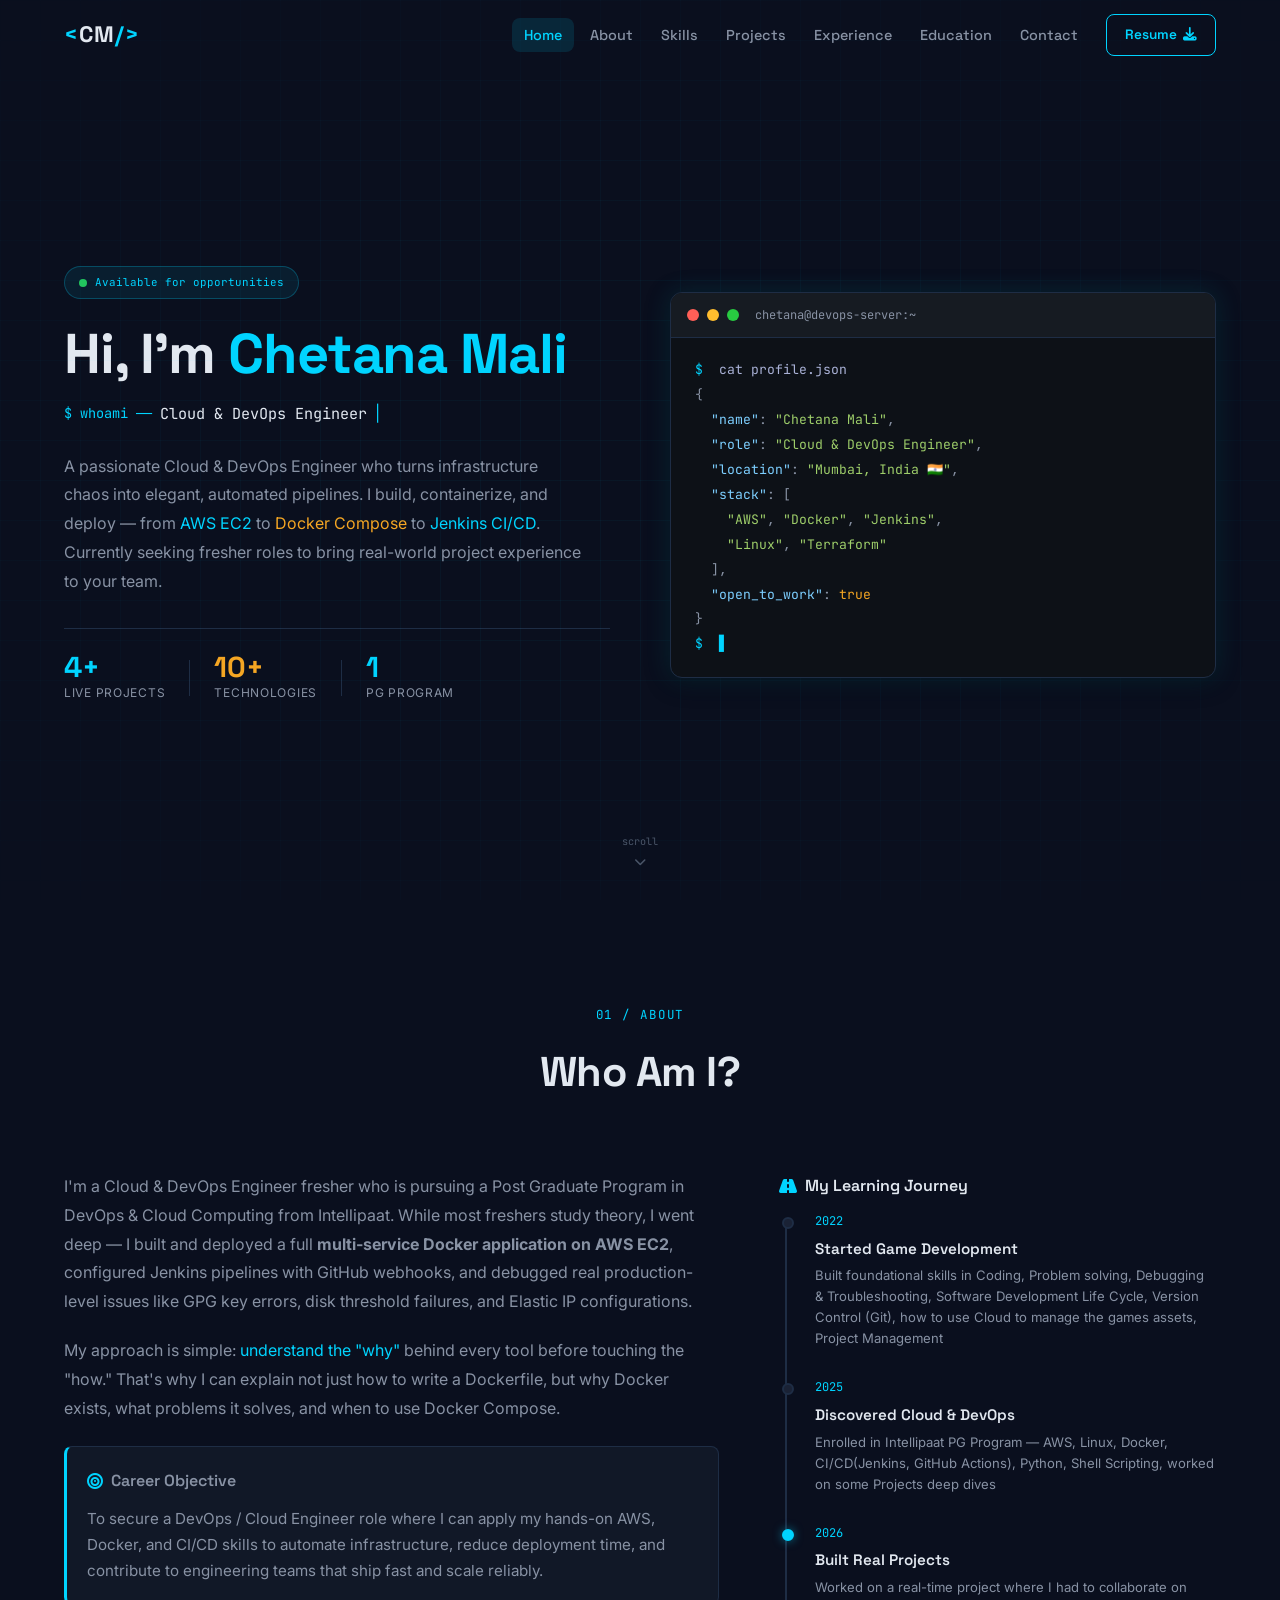
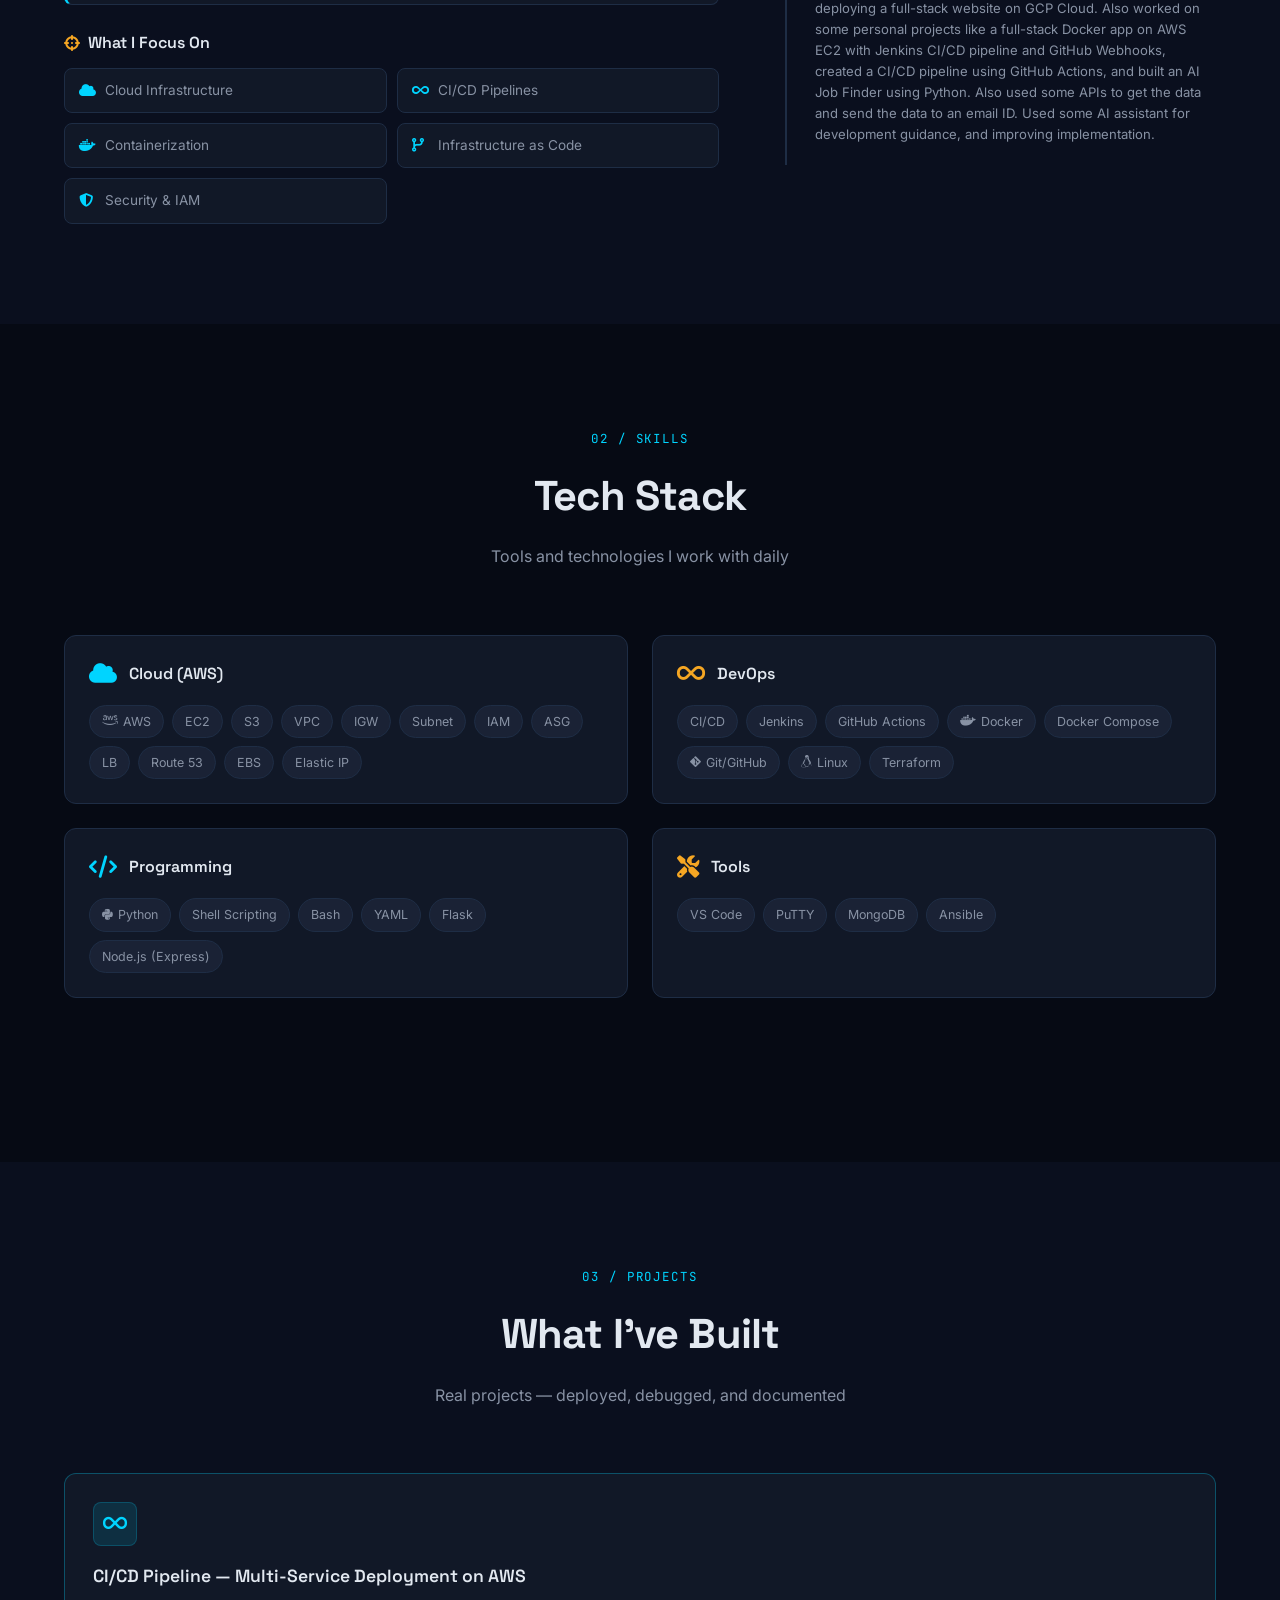
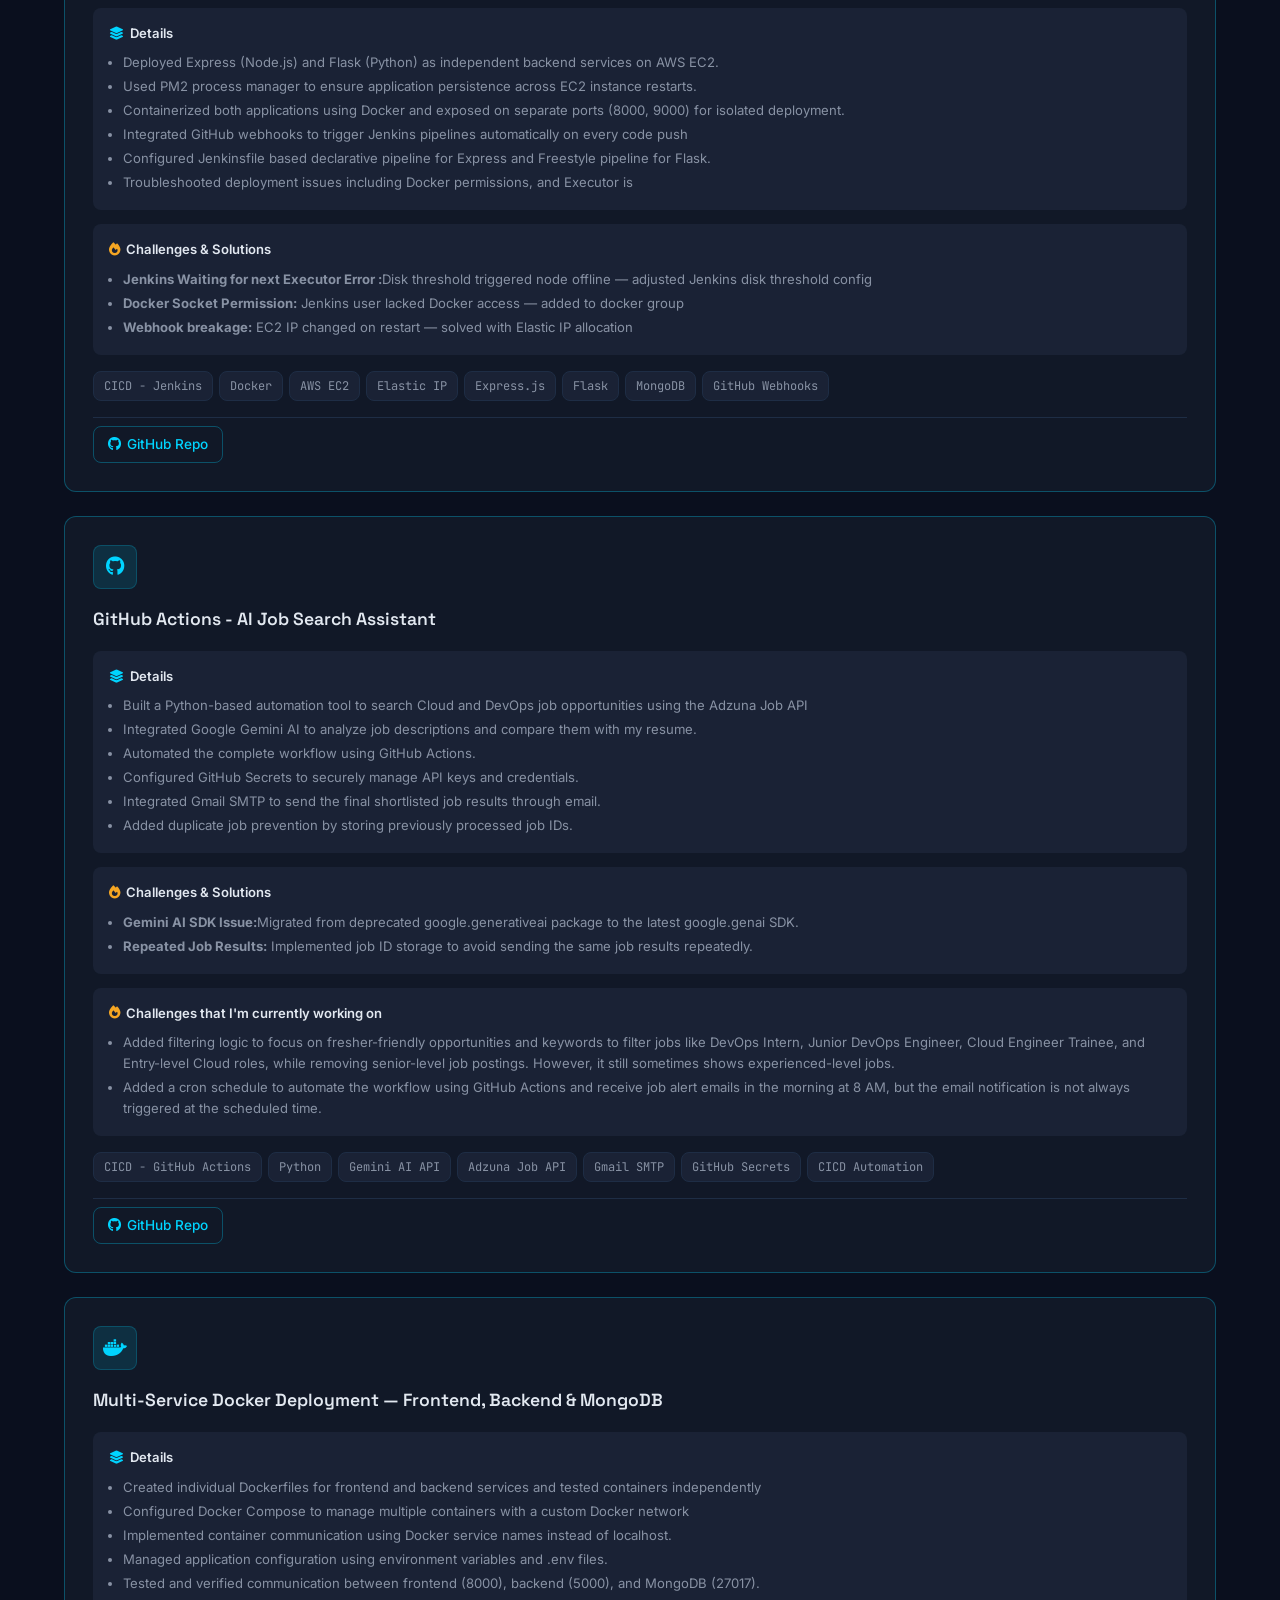
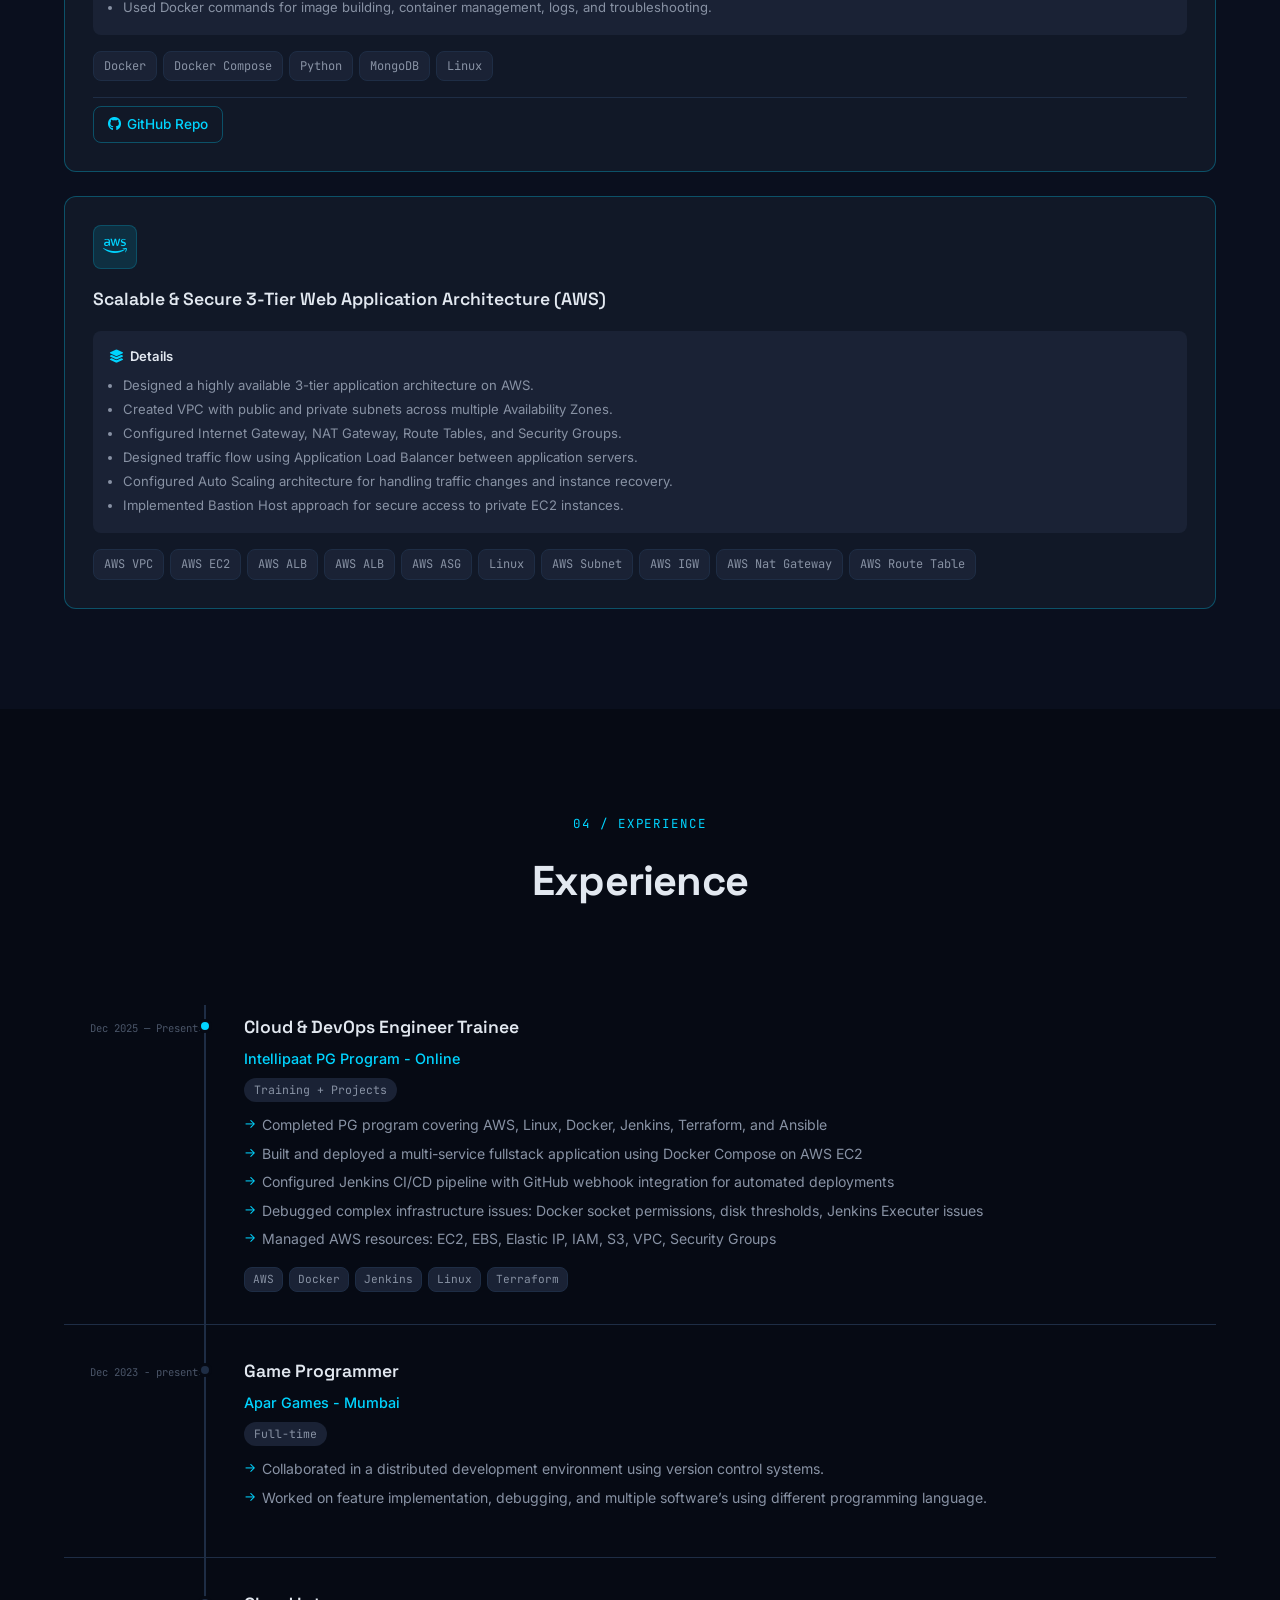
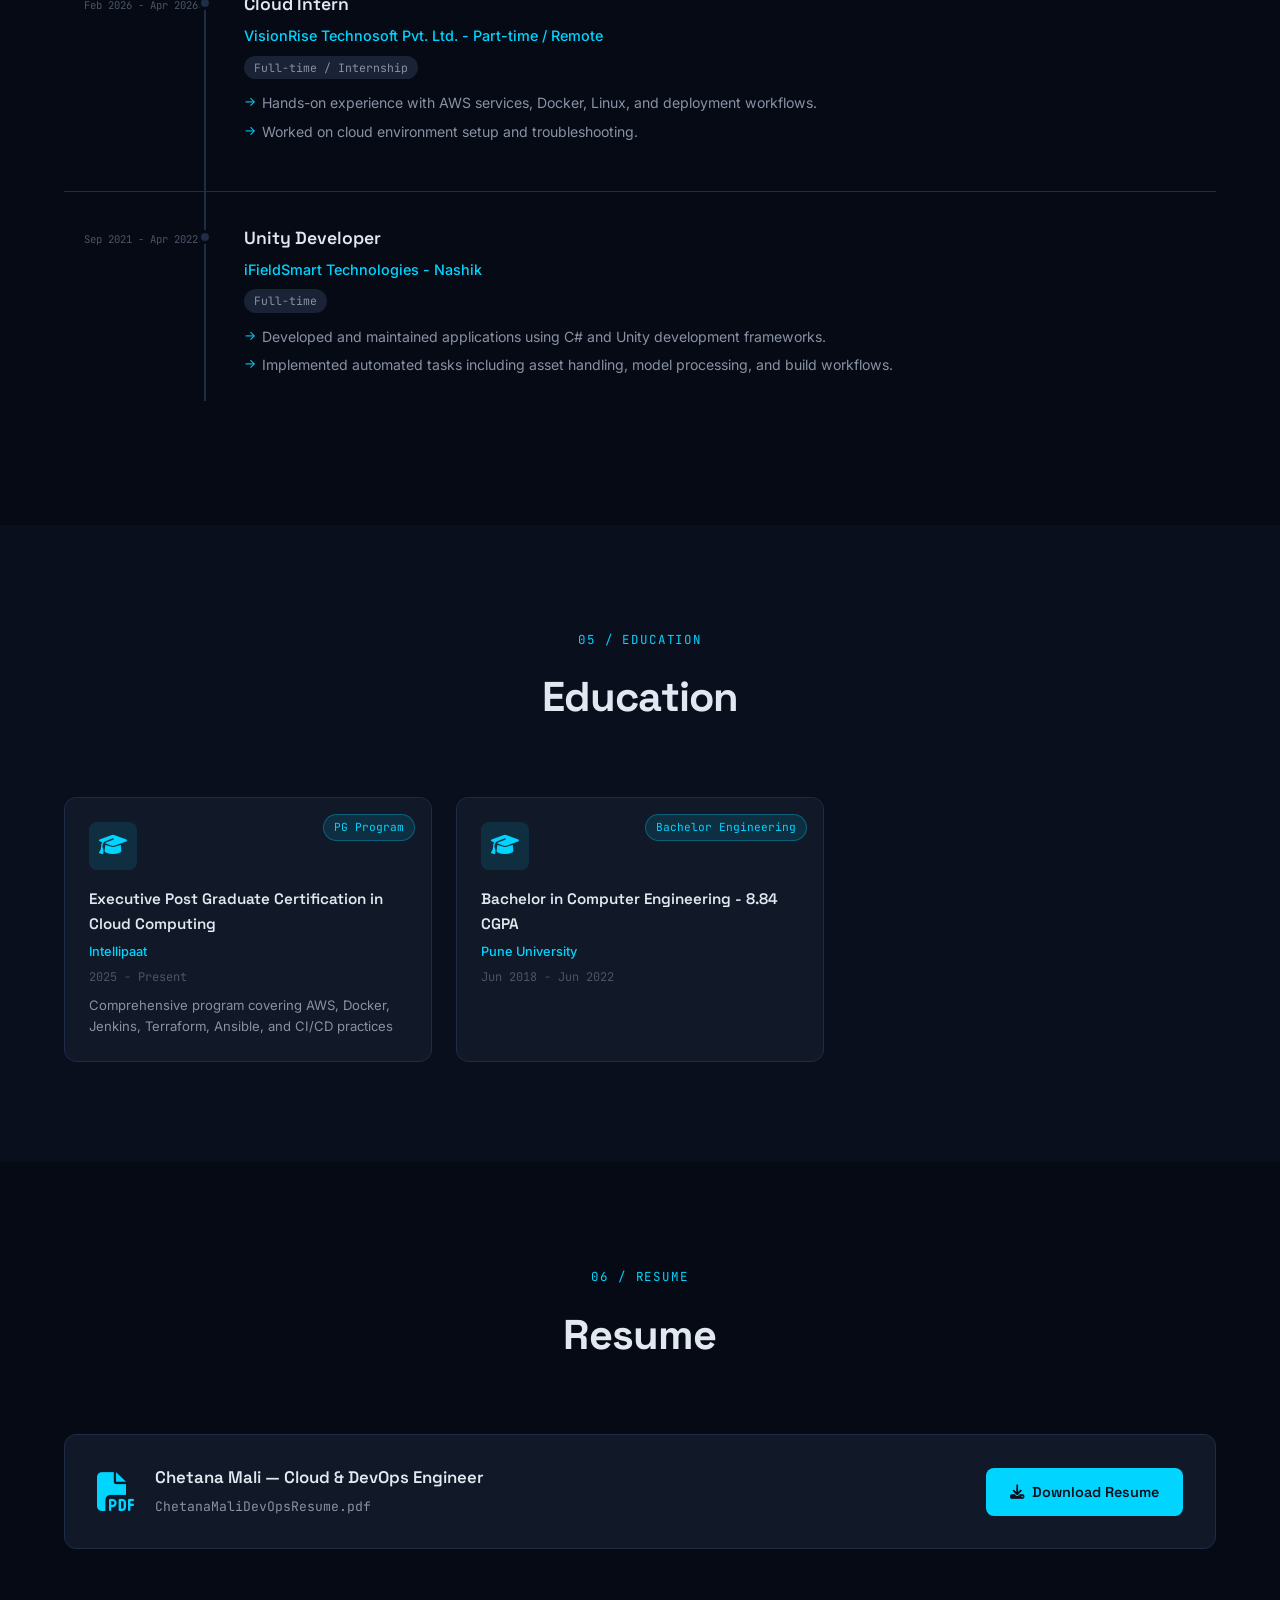
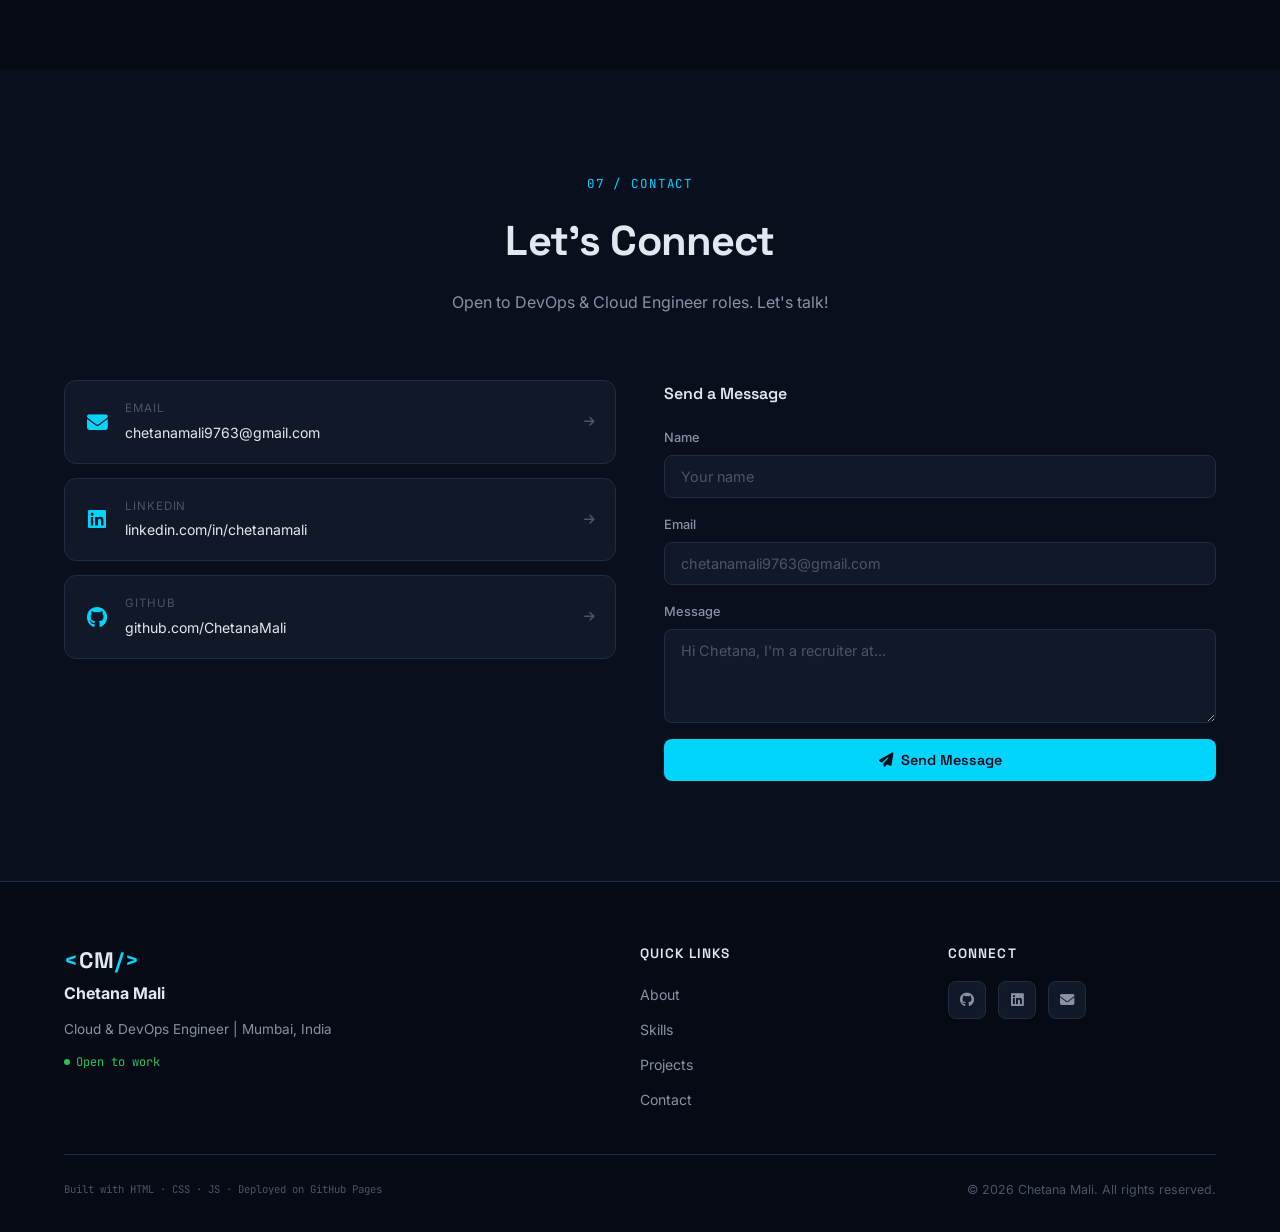
<file: index.html>
<!DOCTYPE html>
<html lang="en">
<head>
  <meta charset="UTF-8" />
  <meta name="viewport" content="width=device-width, initial-scale=1.0" />
  <meta name="description" content="Chetana Mali — Cloud & DevOps Engineer. Portfolio showcasing AWS, Docker, Kubernetes, Terraform, CI/CD pipelines and cloud infrastructure projects." />
  <meta name="keywords" content="DevOps Engineer, Cloud Engineer, AWS, Docker, Kubernetes, Terraform, Jenkins, CI/CD, Chetana Mali" />
  <meta name="author" content="Chetana Mali" />

  <!-- Open Graph for LinkedIn sharing -->
  <meta property="og:title" content="Chetana Mali | Cloud & DevOps Engineer" />
  <meta property="og:description" content="Fresher Cloud & DevOps Engineer with hands-on experience in AWS, Docker, Jenkins CI/CD and infrastructure automation." />
  <meta property="og:type" content="website" />

  <title>Chetana Mali | Cloud & DevOps Engineer</title>

  <!-- Google Fonts -->
  <link rel="preconnect" href="https://fonts.googleapis.com" />
  <link rel="preconnect" href="https://fonts.gstatic.com" crossorigin />
  <link href="https://fonts.googleapis.com/css2?family=Space+Grotesk:wght@300;400;500;600;700&family=Inter:wght@300;400;500;600&family=JetBrains+Mono:wght@400;500&display=swap" rel="stylesheet" />

  <!-- Icons -->
  <link rel="stylesheet" href="https://cdnjs.cloudflare.com/ajax/libs/font-awesome/6.5.0/css/all.min.css" />

  <link rel="stylesheet" href="assets/css/style.css" />
</head>
<body>

  <!-- ===================== NAVBAR ===================== -->
  <nav class="navbar" id="navbar">
    <div class="nav-container">
      <a href="#home" class="nav-logo">
        <span class="logo-bracket">&lt;</span>CM<span class="logo-bracket">/&gt;</span>
      </a>
      <ul class="nav-links" id="navLinks">
        <li><a href="#home" class="nav-link active">Home</a></li>
        <li><a href="#about" class="nav-link">About</a></li>
        <li><a href="#skills" class="nav-link">Skills</a></li>
        <li><a href="#projects" class="nav-link">Projects</a></li>
        <li><a href="#experience" class="nav-link">Experience</a></li>
        <li><a href="#education" class="nav-link">Education</a></li>
        <li><a href="#contact" class="nav-link">Contact</a></li>
        <li><a href="assets/resume/ChetanaMaliDevOpsResume.pdf" target="_blank" class="nav-cta">Resume <i class="fas fa-download"></i></a></li>
      </ul>
      <button class="nav-toggle" id="navToggle" aria-label="Toggle menu">
        <span></span><span></span><span></span>
      </button>
    </div>
  </nav>

  <!-- ===================== HOME / HERO ===================== -->
  <section class="hero" id="home">
    <div class="hero-grid-bg"></div>
    <div class="hero-container">
      <div class="hero-content">
        <div class="hero-status">
          <span class="status-dot"></span>
          <span class="mono">Available for opportunities</span>
        </div>
        <h1 class="hero-name">
          Hi, I'm <span class="accent-cyan">Chetana Mali</span>
        </h1>
        <div class="hero-role">
          <span class="mono role-prefix">$ whoami —— </span>
          <span class="typed-text" id="typedText"></span>
          <span class="cursor">|</span>
        </div>
        <p class="hero-summary">
          A passionate Cloud & DevOps Engineer who turns infrastructure chaos into elegant, automated pipelines.
          I build, containerize, and deploy — from <span class="accent-cyan">AWS EC2</span> to
          <span class="accent-amber">Docker Compose</span> to <span class="accent-cyan">Jenkins CI/CD</span>.
          Currently seeking fresher roles to bring real-world project experience to your team.
        </p>
        <!-- <div class="hero-actions">
          <a href="#projects" class="btn btn-primary">
            <i class="fas fa-rocket"></i> View Projects
          </a>
          <a href="assets/resume/ChetanaMaliDevOpsResume.pdf" target="_blank" class="btn btn-secondary">
            <i class="fas fa-download"></i> Download Resume
          </a>
          <a href="#contact" class="btn btn-ghost">
            <i class="fas fa-paper-plane"></i> Contact Me
          </a>
        </div> -->
        <div class="hero-stats">
          <div class="stat">
            <span class="stat-number accent-cyan">4+</span>
            <span class="stat-label">Live Projects</span>
          </div>
          <div class="stat-divider"></div>
          <div class="stat">
            <span class="stat-number accent-amber">10+</span>
            <span class="stat-label">Technologies</span>
          </div>
          <div class="stat-divider"></div>
          <div class="stat">
            <span class="stat-number accent-cyan">1</span>
            <span class="stat-label">PG Program</span>
          </div>
        </div>
      </div>
      <div class="hero-visual">
        <div class="terminal-window">
          <div class="terminal-header">
            <span class="dot red"></span>
            <span class="dot yellow"></span>
            <span class="dot green"></span>
            <span class="terminal-title">chetana@devops-server:~</span>
          </div>
          <div class="terminal-body">
            <div class="t-line"><span class="t-prompt">$</span> <span class="t-cmd">cat profile.json</span></div>
            <div class="t-line t-output">{</div>
            <div class="t-line t-output">&nbsp;&nbsp;<span class="t-key">"name"</span>: <span class="t-str">"Chetana Mali"</span>,</div>
            <div class="t-line t-output">&nbsp;&nbsp;<span class="t-key">"role"</span>: <span class="t-str">"Cloud & DevOps Engineer"</span>,</div>
            <div class="t-line t-output">&nbsp;&nbsp;<span class="t-key">"location"</span>: <span class="t-str">"Mumbai, India 🇮🇳"</span>,</div>
            <div class="t-line t-output">&nbsp;&nbsp;<span class="t-key">"stack"</span>: [</div>
            <div class="t-line t-output">&nbsp;&nbsp;&nbsp;&nbsp;<span class="t-str">"AWS"</span>, <span class="t-str">"Docker"</span>, <span class="t-str">"Jenkins"</span>,</div>
            <div class="t-line t-output">&nbsp;&nbsp;&nbsp;&nbsp;<span class="t-str">"Linux"</span>, <span class="t-str">"Terraform"</span></div>
            <div class="t-line t-output">&nbsp;&nbsp;],</div>
            <div class="t-line t-output">&nbsp;&nbsp;<span class="t-key">"open_to_work"</span>: <span class="t-bool">true</span></div>
            <div class="t-line t-output">}</div>
            <div class="t-line"><span class="t-prompt">$</span> <span class="t-blink">▋</span></div>
          </div>
        </div>
      </div>
    </div>
    <div class="scroll-indicator">
      <span class="mono">scroll</span>
      <i class="fas fa-chevron-down"></i>
    </div>
  </section>

  <!-- ===================== ABOUT ===================== -->
  <section class="section" id="about">
    <div class="container">
      <div class="section-header">
        <span class="section-label mono">01 / about</span>
        <h2 class="section-title">Who Am I?</h2>
      </div>
      <div class="about-grid">
        <div class="about-text">
          <p class="about-bio">
            I'm a Cloud & DevOps Engineer fresher who is pursuing a Post Graduate Program in DevOps & Cloud Computing from Intellipaat. While most freshers study theory, I went deep — I built and deployed a full <strong>multi-service Docker application on AWS EC2</strong>, configured Jenkins pipelines with GitHub webhooks, and debugged real production-level issues like GPG key errors, disk threshold failures, and Elastic IP configurations.
          </p>
          <p class="about-bio">
            My approach is simple: <span class="accent-cyan">understand the "why"</span> behind every tool before touching the "how." That's why I can explain not just how to write a Dockerfile, but why Docker exists, what problems it solves, and when to use Docker Compose.
          </p>

          <div class="about-objective">
            <h3 class="subsection-title"><i class="fas fa-bullseye accent-cyan"></i> Career Objective</h3>
            <p>To secure a DevOps / Cloud Engineer role where I can apply my hands-on AWS, Docker, and CI/CD skills to automate infrastructure, reduce deployment time, and contribute to engineering teams that ship fast and scale reliably.</p>
          </div>

          <div class="about-focus">
            <h3 class="subsection-title"><i class="fas fa-crosshairs accent-amber"></i> What I Focus On</h3>
            <div class="focus-grid">
              <div class="focus-item">
                <i class="fas fa-cloud"></i>
                <span>Cloud Infrastructure</span>
              </div>
              <div class="focus-item">
                <i class="fas fa-infinity"></i>
                <span>CI/CD Pipelines</span>
              </div>
              <div class="focus-item">
                <i class="fab fa-docker"></i>
                <span>Containerization</span>
              </div>
              <div class="focus-item">
                <i class="fas fa-code-branch"></i>
                <span>Infrastructure as Code</span>
              </div>
              <div class="focus-item">
                <i class="fas fa-shield-alt"></i>
                <span>Security & IAM</span>
              </div>
              
            </div>
          </div>
        </div>

        <div class="about-journey">
          <h3 class="subsection-title"><i class="fas fa-road accent-cyan"></i> My Learning Journey</h3>
          <div class="timeline">
            <div class="timeline-item">
              <div class="timeline-dot"></div>
              <div class="timeline-content">
                <span class="timeline-date mono">2022</span>
                <h4>Started Game Development</h4>
                <p>Built foundational skills in Coding, Problem solving, Debugging & Troubleshooting, Software Development Life Cycle, Version Control (Git), how to use Cloud to manage the games assets, Project Management</p>
              </div>
            </div>
            <div class="timeline-item">
              <div class="timeline-dot"></div>
              <div class="timeline-content">
                <span class="timeline-date mono">2025</span>
                <h4>Discovered Cloud & DevOps</h4>
                <p>Enrolled in Intellipaat PG Program — AWS, Linux, Docker, CI/CD(Jenkins, GitHub Actions), Python, Shell Scripting, worked on some Projects deep dives</p>
              </div>
            </div>
            <div class="timeline-item">
              <div class="timeline-dot accent"></div>
              <div class="timeline-content">
                <span class="timeline-date mono">2026</span>
                <h4>Built Real Projects</h4>
                <p>Worked on a real-time project where I had to collaborate on deploying a full-stack website on GCP Cloud. Also worked on some personal projects like a full-stack Docker app on AWS EC2 with Jenkins CI/CD pipeline and GitHub Webhooks, created a CI/CD pipeline using GitHub Actions, and built an AI Job Finder using Python. Also used some APIs to get the data and send the data to an email ID. Used some AI assistant for development guidance, and improving implementation. </p>
              </div>
            </div>
            
              
            </div>
          </div>
        </div>
      </div>
    </div>
  </section>

  <!-- ===================== SKILLS ===================== -->
  <section class="section section-dark" id="skills">
    <div class="container">
      <div class="section-header">
        <span class="section-label mono">02 / skills</span>
        <h2 class="section-title">Tech Stack</h2>
        <p class="section-subtitle">Tools and technologies I work with daily</p>
      </div>

      <div class="skills-grid">

        <!-- Cloud -->
        <div class="skill-category">
          <div class="skill-cat-header">
            <i class="fas fa-cloud skill-cat-icon cyan"></i>
            <h3>Cloud (AWS)</h3>
          </div>
          <div class="skill-tags">
            <span class="skill-tag"><i class="fab fa-aws"></i> AWS</span>
            <span class="skill-tag">EC2</span>
            <span class="skill-tag">S3</span>
            <span class="skill-tag">VPC</span>
            <span class="skill-tag">IGW</span>
            <span class="skill-tag">Subnet</span>
            <span class="skill-tag">IAM</span>
            <span class="skill-tag">ASG</span>
            <span class="skill-tag">LB</span>
            <span class="skill-tag">Route 53</span>
            <span class="skill-tag">EBS</span>
            <span class="skill-tag">Elastic IP</span>
          </div>
        </div>

        <!-- DevOps -->
        <div class="skill-category">
          <div class="skill-cat-header">
            <i class="fas fa-infinity skill-cat-icon amber"></i>
            <h3>DevOps</h3>
          </div>
          <div class="skill-tags">
            <span class="skill-tag">CI/CD</span>
            <span class="skill-tag">Jenkins</span>
            <span class="skill-tag">GitHub Actions</span>
            <span class="skill-tag"><i class="fab fa-docker"></i> Docker</span>
            <span class="skill-tag">Docker Compose</span>
            <span class="skill-tag"><i class="fab fa-git-alt"></i> Git/GitHub</span>
            <span class="skill-tag"><i class="fab fa-linux"></i> Linux</span>
            <span class="skill-tag">Terraform</span>
          </div>
        </div>

        <!-- Programming -->
        <div class="skill-category">
          <div class="skill-cat-header">
            <i class="fas fa-code skill-cat-icon cyan"></i>
            <h3>Programming</h3>
          </div>
          <div class="skill-tags">
            <span class="skill-tag"><i class="fab fa-python"></i> Python</span>
            <span class="skill-tag">Shell Scripting</span>
            <span class="skill-tag">Bash</span>
            <span class="skill-tag">YAML</span>
            <span class="skill-tag">Flask</span>
            <span class="skill-tag">Node.js (Express)</span>
          </div>
        </div>

        <!-- Tools -->
        <div class="skill-category">
          <div class="skill-cat-header">
            <i class="fas fa-tools skill-cat-icon amber"></i>
            <h3>Tools</h3>
          </div>
          <div class="skill-tags">
            <span class="skill-tag">VS Code</span>
            <span class="skill-tag">PuTTY</span>
            <span class="skill-tag">MongoDB</span>
            <span class="skill-tag">Ansible</span>
          </div>
        </div>

      </div>

      <!-- Proficiency bars -->
      <!-- <div class="proficiency-section">
        <h3 class="subsection-title centered">Core Proficiency</h3>
        <div class="proficiency-grid">
          <div class="prof-item">
            <div class="prof-header">
              <span>AWS (EC2, S3, VPC, IAM)</span>
              <span class="mono accent-cyan">80%</span>
            </div>
            <div class="prof-bar"><div class="prof-fill" style="--w:80%"></div></div>
          </div>
          <div class="prof-item">
            <div class="prof-header">
              <span>Docker & Docker Compose</span>
              <span class="mono accent-cyan">85%</span>
            </div>
            <div class="prof-bar"><div class="prof-fill" style="--w:85%"></div></div>
          </div>
          <div class="prof-item">
            <div class="prof-header">
              <span>Jenkins CI/CD</span>
              <span class="mono accent-cyan">75%</span>
            </div>
            <div class="prof-bar"><div class="prof-fill" style="--w:75%"></div></div>
          </div>
          <div class="prof-item">
            <div class="prof-header">
              <span>Linux / Shell Scripting</span>
              <span class="mono accent-cyan">78%</span>
            </div>
            <div class="prof-bar"><div class="prof-fill" style="--w:78%"></div></div>
          </div>
          <div class="prof-item">
            <div class="prof-header">
              <span>Terraform</span>
              <span class="mono accent-amber">60%</span>
            </div>
            <div class="prof-bar"><div class="prof-fill amber" style="--w:60%"></div></div>
          </div>
          <div class="prof-item">
            <div class="prof-header">
              <span>Kubernetes</span>
              <span class="mono accent-amber">55%</span>
            </div>
            <div class="prof-bar"><div class="prof-fill amber" style="--w:55%"></div></div>
          </div>
        </div>
      </div>
    </div> -->
  </section>

  <!-- ===================== PROJECTS ===================== -->
  <section class="section" id="projects">
    <div class="container">
      <div class="section-header">
        <span class="section-label mono">03 / projects</span>
        <h2 class="section-title">What I've Built</h2>
        <p class="section-subtitle">Real projects — deployed, debugged, and documented</p>
      </div>

      <div class="projects-grid">

        <!-- PROJECT 1 -->
        <div class="project-card featured">
          <div class="project-card-header">
            <div class="project-icon"><i class="fas fa-infinity"></i></div>
            <div class="project-badges">
              <!-- <span class="badge badge-featured">Featured</span> -->
              <!-- <span class="badge badge-live">Live on AWS</span> -->
            </div>
          </div>
          <h3 class="project-title">CI/CD Pipeline — Multi-Service Deployment on AWS</h3>
          <!-- <p class="project-desc">
            A production-style multi-service web application running Express.js, Flask, and MongoDB as separate Docker containers — orchestrated with Docker Compose, deployed on AWS EC2, and automated with Jenkins CI/CD.
          </p> -->

          <div class="project-details">
            <!-- <div class="detail-block">
              <h4><i class="fas fa-exclamation-circle accent-amber"></i> Problem Solved</h4>
              <p>Manual deployments were slow and error-prone. I automated the entire pipeline from GitHub push to live deployment on EC2 using Jenkins and webhooks — zero manual SSH.</p>
            </div> -->
            <div class="detail-block">
              <h4><i class="fas fa-layer-group accent-cyan"></i> Details</h4>
              <ul>
                <li>Deployed Express (Node.js) and Flask (Python) as independent backend services on AWS EC2. </li>
                <li>Used PM2 process manager to ensure application persistence across EC2 instance restarts.</li>
                <li>Containerized both applications using Docker and exposed on separate ports (8000, 9000) for isolated deployment.</li>
                <li>Integrated GitHub webhooks to trigger Jenkins pipelines automatically on every code push </li>
                <li>Configured Jenkinsfile based declarative pipeline for Express and Freestyle pipeline for Flask.</li>
                <li>Troubleshooted deployment issues including Docker permissions, and Executor is</li>
              </ul>
            </div>
            <div class="detail-block">
              <h4><i class="fas fa-fire accent-amber"></i> Challenges & Solutions</h4>
              <ul>
                <li><strong>Jenkins Waiting for next Executor Error :</strong>Disk threshold triggered node offline — adjusted Jenkins disk threshold config</li>
                <li><strong>Docker Socket Permission:</strong> Jenkins user lacked Docker access — added to docker group</li>
                <li><strong>Webhook breakage:</strong> EC2 IP changed on restart — solved with Elastic IP allocation</li>
              </ul>
            </div>
          </div>

          <div class="project-tech">
            <span class="tech-tag">CICD - Jenkins</span>
            <span class="tech-tag">Docker</span>
            <span class="tech-tag">AWS EC2</span>
            <span class="tech-tag">Elastic IP</span>
            <span class="tech-tag">Express.js</span>
            <span class="tech-tag">Flask</span>
            <span class="tech-tag">MongoDB</span>
            <span class="tech-tag">GitHub Webhooks</span>
          </div>

          <div class="project-links">
            <a href="https://github.com/ChetanaMali/CICD-Pipeline-project" target="_blank" class="project-link">
              <i class="fab fa-github"></i> GitHub Repo
            </a>
            <!-- <a href="#" class="project-link secondary">
              <i class="fas fa-external-link-alt"></i> Live Demo
            </a> -->
          </div>
        </div>

        <!-- PROJECT 2 -->
        <div class="project-card featured">
          <div class="project-card-header">
            <div class="project-icon"><i class="fab fa-github"></i></div>
            <div class="project-badges">
              <!-- <span class="badge badge-featured">Featured</span> -->
              <!-- <span class="badge badge-live">Live on AWS</span> -->
            </div>
          </div>
          <h3 class="project-title"> GitHub Actions - AI Job Search Assistant  </h3>
          <!-- <p class="project-desc">
            A production-style multi-service web application running Express.js, Flask, and MongoDB as separate Docker containers — orchestrated with Docker Compose, deployed on AWS EC2, and automated with Jenkins CI/CD.
          </p> -->

          <div class="project-details">
            <!-- <div class="detail-block">
              <h4><i class="fas fa-exclamation-circle accent-amber"></i> Problem Solved</h4>
              <p>Manual deployments were slow and error-prone. I automated the entire pipeline from GitHub push to live deployment on EC2 using Jenkins and webhooks — zero manual SSH.</p>
            </div> -->
            <div class="detail-block">
              <h4><i class="fas fa-layer-group accent-cyan"></i> Details</h4>
              <ul>
                <li>Built a Python-based automation tool to search Cloud and DevOps job opportunities using the Adzuna Job API </li>
                <li>Integrated Google Gemini AI to analyze job descriptions and compare them with my resume.</li>
                <li>Automated the complete workflow using GitHub Actions.</li>
                <li>Configured GitHub Secrets to securely manage API keys and credentials.</li>
                <li>Integrated Gmail SMTP to send the final shortlisted job results through email.</li>
                <li>Added duplicate job prevention by storing previously processed job IDs.</li>
               
              </ul>
            </div>
            <div class="detail-block">
              <h4><i class="fas fa-fire accent-amber"></i> Challenges & Solutions</h4>
              <ul>
                <li><strong>Gemini AI SDK Issue:</strong>Migrated from deprecated google.generativeai package to the latest google.genai SDK.</li>
                <li><strong>Repeated Job Results:</strong> Implemented job ID storage to avoid sending the same job results repeatedly.</li>
              </ul>
            </div>
            <div class="detail-block">
              <h4><i class="fas fa-fire accent-amber"></i> Challenges that I'm currently working on</h4>
              <ul>
                <li> Added filtering logic to focus on fresher-friendly opportunities and keywords to filter jobs like DevOps Intern, Junior DevOps Engineer, Cloud Engineer Trainee, and Entry-level Cloud roles, while removing senior-level job postings. However, it still sometimes shows experienced-level jobs. </li>
                <li> Added a cron schedule to automate the workflow using GitHub Actions and receive job alert emails in the morning at 8 AM, but the email notification is not always triggered at the scheduled time. </li>
                
              </ul>
            </div>
          </div>

          <div class="project-tech">
            <span class="tech-tag">CICD - GitHub Actions</span>
            <span class="tech-tag">Python</span>
            <span class="tech-tag">Gemini AI API</span>
            <span class="tech-tag">Adzuna Job API</span>
            <span class="tech-tag">Gmail SMTP</span>
            <span class="tech-tag">GitHub Secrets</span>
            <span class="tech-tag">CICD Automation</span>
          </div>

          <div class="project-links">
            <a href="https://github.com/ChetanaMali/ai-job-tracker-using-github-action" target="_blank" class="project-link">
              <i class="fab fa-github"></i> GitHub Repo
            </a>
            <!-- <a href="#" class="project-link secondary">
              <i class="fas fa-external-link-alt"></i> Live Demo
            </a> -->
          </div>
        </div>

          <!-- PROJECT 3 — Placeholder, ready for you to fill -->
        <div class="project-card featured">
          <div class="project-card-header">
            <div class="project-icon"><i class="fab fa-docker"></i></div>
            <div class="project-badges">
              <!-- <span class="badge badge-wip">Add Details</span> -->
            </div>
          </div>
          <h3 class="project-title">Multi-Service Docker Deployment — Frontend, Backend & MongoDB</h3>
          <!-- <p class="project-desc">
            Replace this with your project description. Describe what it does, what problem it solves, and how it works in 2–3 lines.
          </p> -->

          <div class="project-details">
            <!-- <div class="detail-block">
              <h4><i class="fas fa-exclamation-circle accent-amber"></i> Problem</h4>
              <p>Designed a secure and scalable AWS 3-tier architecture to overcome single-server limitations by implementing high availability, network isolation, load balancing, and automatic scaling for reliable application deployment.</p>
            </div> -->
            <div class="detail-block">
              <h4><i class="fas fa-layer-group accent-cyan"></i> Details</h4>
              <ul>
                <li>Created individual Dockerfiles for frontend and backend services and tested containers independently</li>
                <li>Configured Docker Compose to manage multiple containers with a custom Docker network</li>
                <li>Implemented container communication using Docker service names instead of localhost.</li>
                <li>Managed application configuration using environment variables and .env files.</li>
                <li>Tested and verified communication between frontend (8000), backend (5000), and MongoDB (27017).</li>
                <li>Used Docker commands for image building, container management, logs, and troubleshooting.</li>
              </ul>
            </div>
          </div>

          <div class="project-tech">
            <span class="tech-tag">Docker</span>
            <span class="tech-tag">Docker Compose</span>
            <span class="tech-tag">Python</span>
            <span class="tech-tag">MongoDB</span>
            <span class="tech-tag">Linux</span>
          </div>

          <div class="project-links">
            <a href="https://github.com/ChetanaMali/Flask-and-MongoDB" class="project-link"><i class="fab fa-github"></i> GitHub Repo</a>
          </div>
        </div>

        <!-- PROJECT 4 — Placeholder, ready for you to fill -->
        <div class="project-card featured">
          <div class="project-card-header">
            <div class="project-icon"><i class="fab fa-aws"></i></div>
            <div class="project-badges">
              <!-- <span class="badge badge-wip">Add Details</span> -->
            </div>
          </div>
          <h3 class="project-title">Scalable & Secure 3-Tier Web Application Architecture (AWS)</h3>
          <!-- <p class="project-desc">
            Replace this with your project description. Describe what it does, what problem it solves, and how it works in 2–3 lines.
          </p> -->

          <div class="project-details">
            <!-- <div class="detail-block">
              <h4><i class="fas fa-exclamation-circle accent-amber"></i> Problem</h4>
              <p>Designed a secure and scalable AWS 3-tier architecture to overcome single-server limitations by implementing high availability, network isolation, load balancing, and automatic scaling for reliable application deployment.</p>
            </div> -->
            <div class="detail-block">
              <h4><i class="fas fa-layer-group accent-cyan"></i> Details</h4>
              <ul>
                <li>Designed a highly available 3-tier application architecture on AWS.</li>
                <li>Created VPC with public and private subnets across multiple Availability Zones.</li>
                <li>Configured Internet Gateway, NAT Gateway, Route Tables, and Security Groups.</li>
                <li>Designed traffic flow using Application Load Balancer between application servers.</li>
                <li>Configured Auto Scaling architecture for handling traffic changes and instance recovery.</li>
                <li>Implemented Bastion Host approach for secure access to private EC2 instances.</li>
              </ul>
            </div>
          </div>

          <div class="project-tech">
            <span class="tech-tag">AWS VPC</span>
            <span class="tech-tag">AWS EC2</span>
            <span class="tech-tag">AWS ALB</span>
            <span class="tech-tag">AWS ALB</span>
            <span class="tech-tag">AWS ASG</span>
            <span class="tech-tag">Linux</span>
            <span class="tech-tag">AWS Subnet</span>
            <span class="tech-tag">AWS IGW</span>
            <span class="tech-tag">AWS Nat Gateway</span>
            <span class="tech-tag">AWS Route Table</span>
          </div>

          <!-- <div class="project-links">
            <a href="#" class="project-link"><i class="fab fa-github"></i> GitHub Repo</a>
          </div> -->
        </div>



        <!-- PROJECT 3 — Placeholder -->
        <!-- <div class="project-card">
          <div class="project-card-header">
            <div class="project-icon"><i class="fas fa-server"></i></div>
            <div class="project-badges">
              <span class="badge badge-wip">Add Details</span>
            </div>
          </div>
          <h3 class="project-title">Project 3 — Your Project Name Here</h3>
          <p class="project-desc">
            Replace this with your project description.
          </p>

          <div class="project-details">
            <div class="detail-block">
              <h4><i class="fas fa-exclamation-circle accent-amber"></i> Problem Solved</h4>
              <p>What problem did this project address?</p>
            </div>
            <div class="detail-block">
              <h4><i class="fas fa-layer-group accent-cyan"></i> Architecture</h4>
              <ul>
                <li>Architecture step 1</li>
                <li>Architecture step 2</li>
              </ul>
            </div>
          </div>

          <div class="project-tech">
            <span class="tech-tag">Technology 1</span>
            <span class="tech-tag">Technology 2</span>
          </div>

          <div class="project-links">
            <a href="#" class="project-link"><i class="fab fa-github"></i> GitHub Repo</a>
          </div>
        </div> -->

      </div>
    </div>
  </section>

  <!-- ===================== EXPERIENCE ===================== -->
  <section class="section section-dark" id="experience">
    <div class="container">
      <div class="section-header">
        <span class="section-label mono">04 / experience</span>
        <h2 class="section-title">Experience</h2>
      </div>

      <div class="experience-timeline">

        <div class="exp-item">
          <div class="exp-date">
            <span class="mono">Dec 2025 — Present*</span>
          </div>
          <div class="exp-content">
            <div class="exp-header">
              <h3 class="exp-role">Cloud & DevOps Engineer Trainee</h3>
              <span class="exp-company">Intellipaat PG Program - Online</span>
              <span class="exp-type">Training + Projects</span>
            </div>
            <ul class="exp-bullets">
              <li>Completed PG program covering AWS, Linux, Docker, Jenkins, Terraform, and Ansible</li>
              <li>Built and deployed a multi-service fullstack application using Docker Compose on AWS EC2</li>
              <li>Configured Jenkins CI/CD pipeline with GitHub webhook integration for automated deployments</li>
              <li>Debugged complex infrastructure issues: Docker socket permissions, disk thresholds, Jenkins Executer issues</li>
              <li>Managed AWS resources: EC2, EBS, Elastic IP, IAM, S3, VPC, Security Groups</li>
            </ul>
            <div class="exp-tech">
              <span class="tech-tag sm">AWS</span>
              <span class="tech-tag sm">Docker</span>
              <span class="tech-tag sm">Jenkins</span>
              <span class="tech-tag sm">Linux</span>
              <span class="tech-tag sm">Terraform</span>
            </div>
          </div>
        </div>

        <!-- experience 2 -->
        <div class="exp-item placeholder">
          <div class="exp-date">
            <span class="mono">Dec 2023 - present*</span>
          </div>
          <div class="exp-content">
            <div class="exp-header">
              <h3 class="exp-role">Game Programmer</h3>
              <span class="exp-company">Apar Games - Mumbai</span>
              <span class="exp-type">Full-time </span>
            </div>
            <ul class="exp-bullets">
              <li>Collaborated in a distributed development environment using version control systems.</li>
              <li>Worked on feature implementation, debugging, and multiple software’s using different programming language.</li>
            </ul>
          </div>
        </div>

        <!-- Add more experience here when you have internship/job -->
        <div class="exp-item placeholder">
          <div class="exp-date">
            <span class="mono">Feb 2026 - Apr 2026*</span>
          </div>
          <div class="exp-content">
            <div class="exp-header">
              <h3 class="exp-role">Cloud Intern</h3>
              <span class="exp-company">VisionRise Technosoft Pvt. Ltd. - Part-time / Remote</span>
              <span class="exp-type">Full-time / Internship</span>
            </div>
            <ul class="exp-bullets">
              <li>Hands-on experience with AWS services, Docker, Linux, and deployment workflows.</li>
              <li>Worked on cloud environment setup and troubleshooting.</li>
            </ul>
          </div>
        </div>

        <!-- Add more experience here when you have internship/job -->
        <div class="exp-item placeholder">
          <div class="exp-date">
            <span class="mono">Sep 2021 - Apr 2022*</span>
          </div>
          <div class="exp-content">
            <div class="exp-header">
              <h3 class="exp-role">Unity Developer</h3>
              <span class="exp-company">iFieldSmart Technologies - Nashik</span>
              <span class="exp-type">Full-time </span>
            </div>
            <ul class="exp-bullets">
              <li>Developed and maintained applications using C# and Unity development frameworks.</li>
              <li>Implemented automated tasks including asset handling, model processing, and build workflows.</li>
            </ul>
          </div>
        </div>

        <!-- Add more experience here when you have internship/job -->
        <!-- <div class="exp-item placeholder">
          <div class="exp-date">
            <span class="mono">Add here</span>
          </div>
          <div class="exp-content">
            <div class="exp-header">
              <h3 class="exp-role">Your Internship / Job Title</h3>
              <span class="exp-company">Company Name</span>
              <span class="exp-type">Full-time / Internship</span>
            </div>
            <ul class="exp-bullets">
              <li>Add your responsibilities and achievements here</li>
              <li>Quantify wherever possible: "Reduced deployment time by 40%"</li>
            </ul>
          </div>
        </div> -->

      </div>
    </div>
  </section>

  <!-- ===================== CERTIFICATIONS ===================== -->
  <section class="section" id="education">
    <div class="container">
      <div class="section-header">
        <span class="section-label mono">05 / education</span>
        <h2 class="section-title">Education</h2>
        <!-- <p class="section-subtitle">Validated skills and credentials</p> -->
      </div>

      <div class="certs-grid">

        <div class="cert-card">
          <div class="cert-icon"><i class="fas fa-graduation-cap"></i></div>
          <div class="cert-body">
            <h3 class="cert-title">Executive Post Graduate Certification in Cloud Computing</h3>
            <span class="cert-issuer">Intellipaat</span>
            <span class="cert-date mono">2025 - Present</span>
            <p class="cert-desc">Comprehensive program covering AWS, Docker, Jenkins, Terraform, Ansible, and CI/CD practices</p>
          </div>
          <div class="cert-badge">PG Program</div>
        </div>

        <!-- Add AWS cert when you complete it -->
        <div class="cert-card ">
          <div class="cert-icon"><i class="fas fa-graduation-cap"></i></div>
          <div class="cert-body">
            <h3 class="cert-title">Bachelor in Computer Engineering - 8.84 CGPA</h3>
            <span class="cert-issuer">Pune University</span>
            <span class="cert-date mono accent-amber">Jun 2018 - Jun 2022</span>
          </div>
          <div class="cert-badge">Bachelor Engineering</div>
            
        </div>

        <!-- Add more as you complete them -->
        <!-- <div class="cert-card upcoming">
          <div class="cert-icon"><i class="fas fa-dharmachakra"></i></div>
          <div class="cert-body">
            <h3 class="cert-title">Certified Kubernetes Administrator (CKA)</h3>
            <span class="cert-issuer">CNCF / Linux Foundation</span>
            <span class="cert-date mono accent-amber">Planned 2025</span>
            <p class="cert-desc">Hands-on Kubernetes cluster administration certification</p>
          </div>
          <div class="cert-badge upcoming-badge">Planned</div>
        </div> -->

      </div>
    </div>
  </section>

  <!-- ===================== RESUME ===================== -->
  <section class="section section-dark resume-section" id="resume">
    <div class="container">
      <div class="section-header">
        <span class="section-label mono">06 / resume</span>
        <h2 class="section-title">Resume</h2>
      </div>
      <div class="resume-cta-block">
        <div class="resume-info">
          <i class="fas fa-file-pdf resume-icon"></i>
          <div>
            <h3>Chetana Mali — Cloud & DevOps Engineer</h3>
            <p class="mono">ChetanaMaliDevOpsResume.pdf</p>
            <!-- <p>Updated for 2026 job applications. ATS-optimized with keywords for DevOps and Cloud roles.</p> -->
          </div>
        </div>
        <a href="assets/resume/ChetanaMaliDevOpsResume.pdf" target="_blank" class="btn btn-primary">
          <i class="fas fa-download"></i> Download Resume
        </a>
      </div>
      <!-- <div class="resume-note">
        <i class="fas fa-info-circle accent-cyan"></i>
        <span>To update your resume: replace the file at <code>assets/resume/ChetanaMaliDevOpsResume.pdf</code> in your GitHub repo — the download button updates automatically.</span>
      </div> -->
    </div>
  </section>

  <!-- ===================== CONTACT ===================== -->
  <section class="section" id="contact">
    <div class="container">
      <div class="section-header">
        <span class="section-label mono">07 / contact</span>
        <h2 class="section-title">Let's Connect</h2>
        <p class="section-subtitle">Open to DevOps & Cloud Engineer roles. Let's talk!</p>
      </div>

      <div class="contact-grid">
        <div class="contact-links">
          <a href="mailto:chetanamali9763@gmail.com" class="contact-card">
            <i class="fas fa-envelope"></i>
            <div>
              <span class="contact-type">Email</span>
              <span class="contact-value">chetanamali9763@gmail.com</span>
            </div>
            <i class="fas fa-arrow-right"></i>
          </a>
          <a href="https://www.linkedin.com/in/chetanamali/" target="_blank" class="contact-card">
            <i class="fab fa-linkedin"></i>
            <div>
              <span class="contact-type">LinkedIn</span>
              <span class="contact-value">linkedin.com/in/chetanamali</span>
            </div>
            <i class="fas fa-arrow-right"></i>
          </a>
          <a href="https://github.com/ChetanaMali" target="_blank" class="contact-card">
            <i class="fab fa-github"></i>
            <div>
              <span class="contact-type">GitHub</span>
              <span class="contact-value">github.com/ChetanaMali</span>
            </div>
            <i class="fas fa-arrow-right"></i>
          </a>
        </div>

        <form class="contact-form" id="contactForm">
          <h3 class="subsection-title">Send a Message</h3>
          <div class="form-group">
            <label for="name">Name</label>
            <input type="text" id="name" placeholder="Your name" required />
          </div>
          <div class="form-group">
            <label for="email">Email</label>
            <input type="email" id="email" placeholder="chetanamali9763@gmail.com" required />
          </div>
          <div class="form-group">
            <label for="message">Message</label>
            <textarea id="message" rows="4" placeholder="Hi Chetana, I'm a recruiter at..." required></textarea>
          </div>
          <button type="submit" class="btn btn-primary full-width">
            <i class="fas fa-paper-plane"></i> Send Message
          </button>
          <!-- <p class="form-note mono">
            * Form uses mailto — your email client will open. For a live contact form, connect Formspree or EmailJS.
          </p> -->
        </form>
      </div>
    </div>
  </section>

  <!-- ===================== FOOTER ===================== -->
  <footer class="footer">
    <div class="container">
      <div class="footer-grid">
        <div class="footer-brand">
          <a href="#home" class="nav-logo">
            <span class="logo-bracket">&lt;</span>CM<span class="logo-bracket">/&gt;</span>
          </a>
          <h4>Chetana Mali</h4>
          <p>Cloud & DevOps Engineer | Mumbai, India</p>
          <p class="mono footer-status"><span class="status-dot sm"></span> Open to work</p>
        </div>
        <div class="footer-links">
          <h4>Quick Links</h4>
          <ul>
            <li><a href="#about">About</a></li>
            <li><a href="#skills">Skills</a></li>
            <li><a href="#projects">Projects</a></li>
            <li><a href="#contact">Contact</a></li>
          </ul>
        </div>
        <div class="footer-social">
          <h4>Connect</h4>
          <div class="social-links">
            <a href="https://github.com/ChetanaMali" target="_blank" class="social-link" title="GitHub"><i class="fab fa-github"></i></a>
            <a href="https://www.linkedin.com/in/chetanamali/" target="_blank" class="social-link" title="LinkedIn"><i class="fab fa-linkedin"></i></a>
            <a href="mailto:chetanamali9763@gmail.com" class="social-link" title="Email"><i class="fas fa-envelope"></i></a>
          </div>
        </div>
      </div>
      <div class="footer-bottom">
        <p class="mono">Built with HTML · CSS · JS · Deployed on GitHub Pages</p>
        <p>© 2026 Chetana Mali. All rights reserved.</p>
      </div>
    </div>
  </footer>

  <!-- Back to Top -->
  <button class="back-to-top" id="backToTop" aria-label="Back to top">
    <i class="fas fa-chevron-up"></i>
  </button>

  <script src="assets/js/main.js"></script>
</body>
</html>
</file>
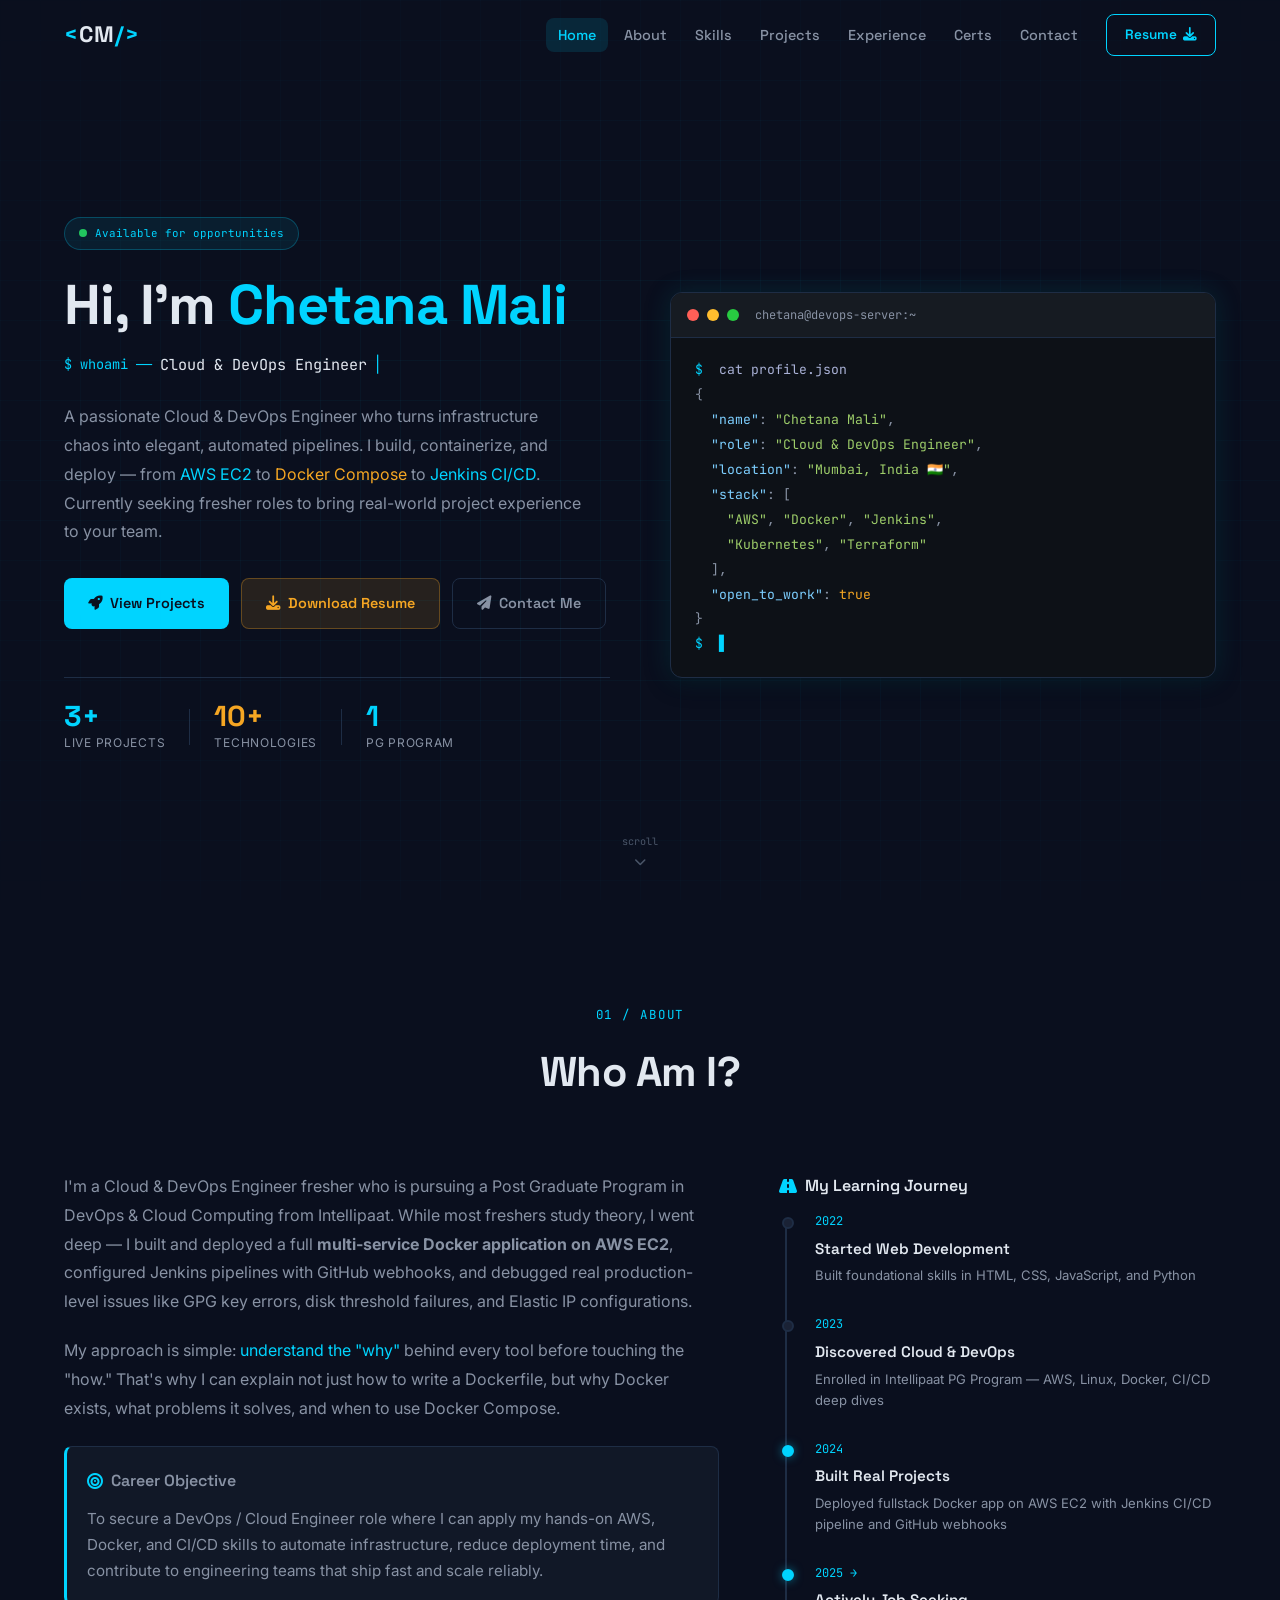
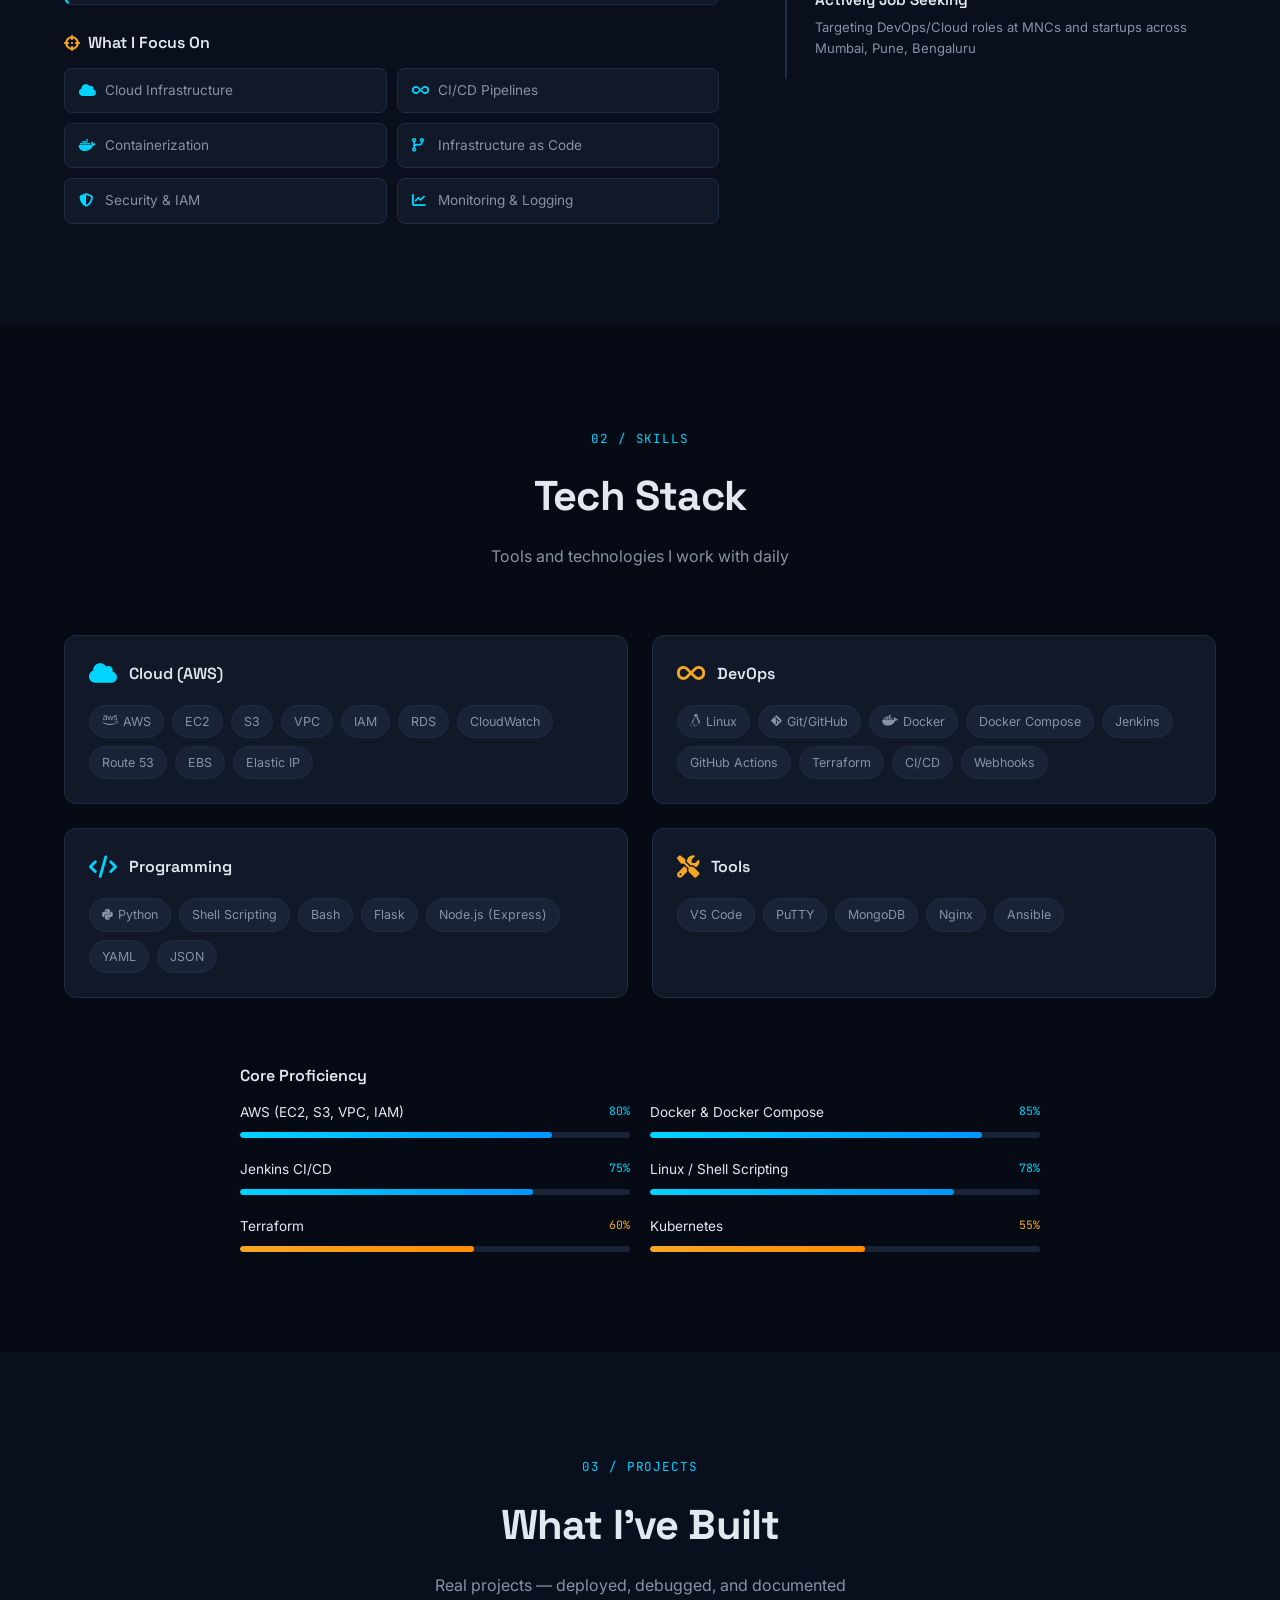
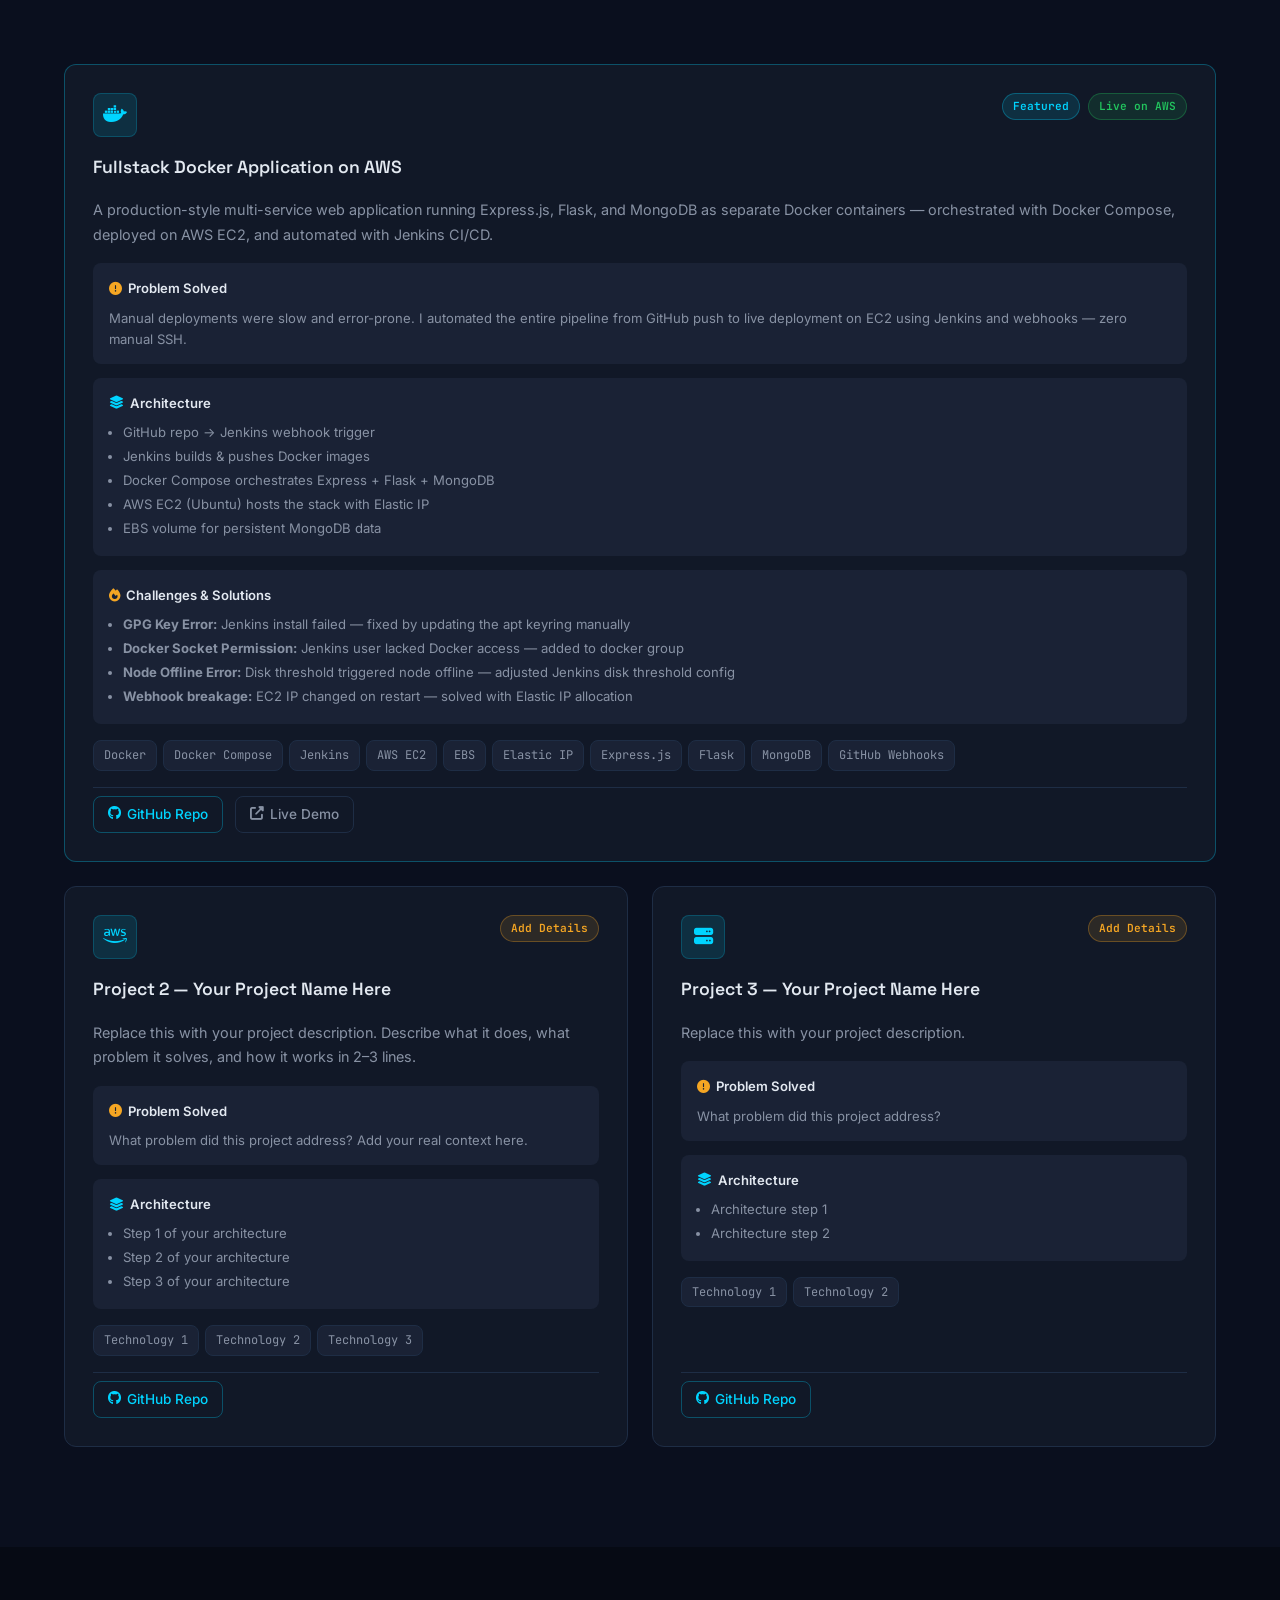
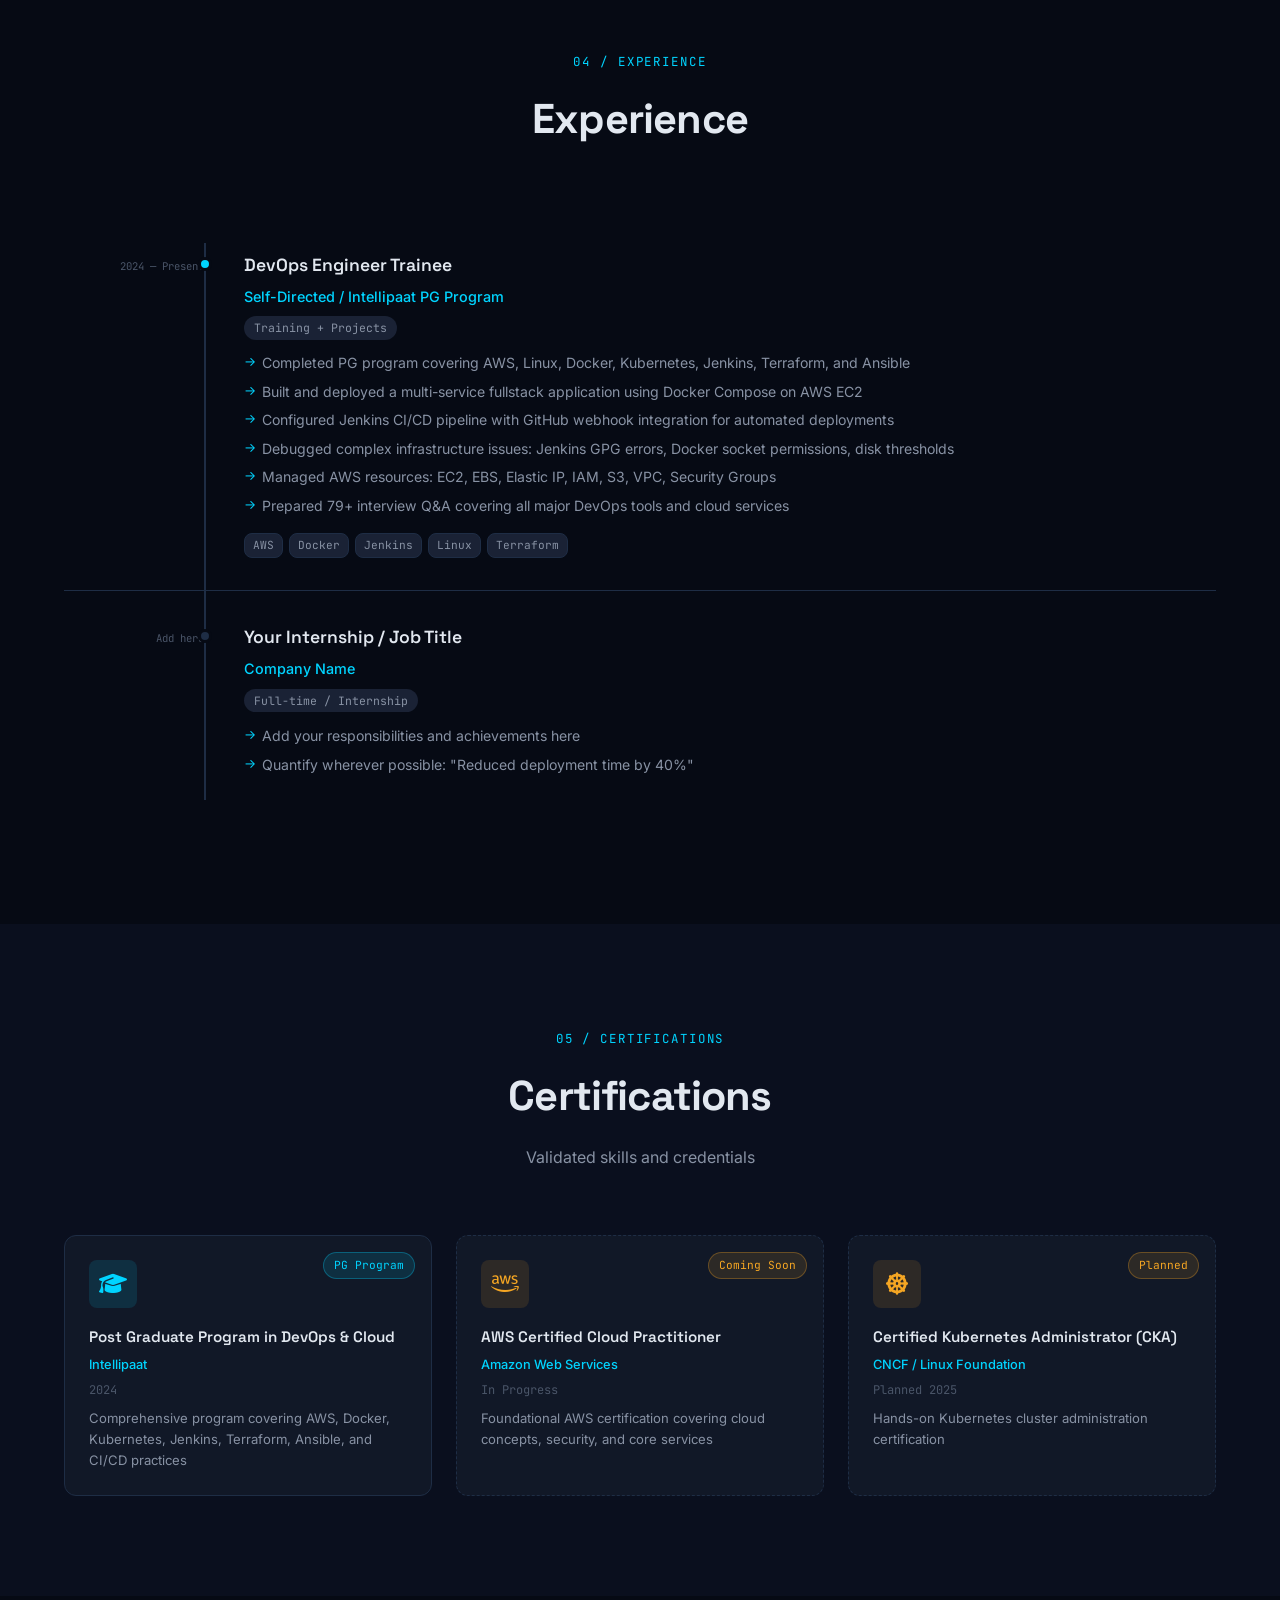
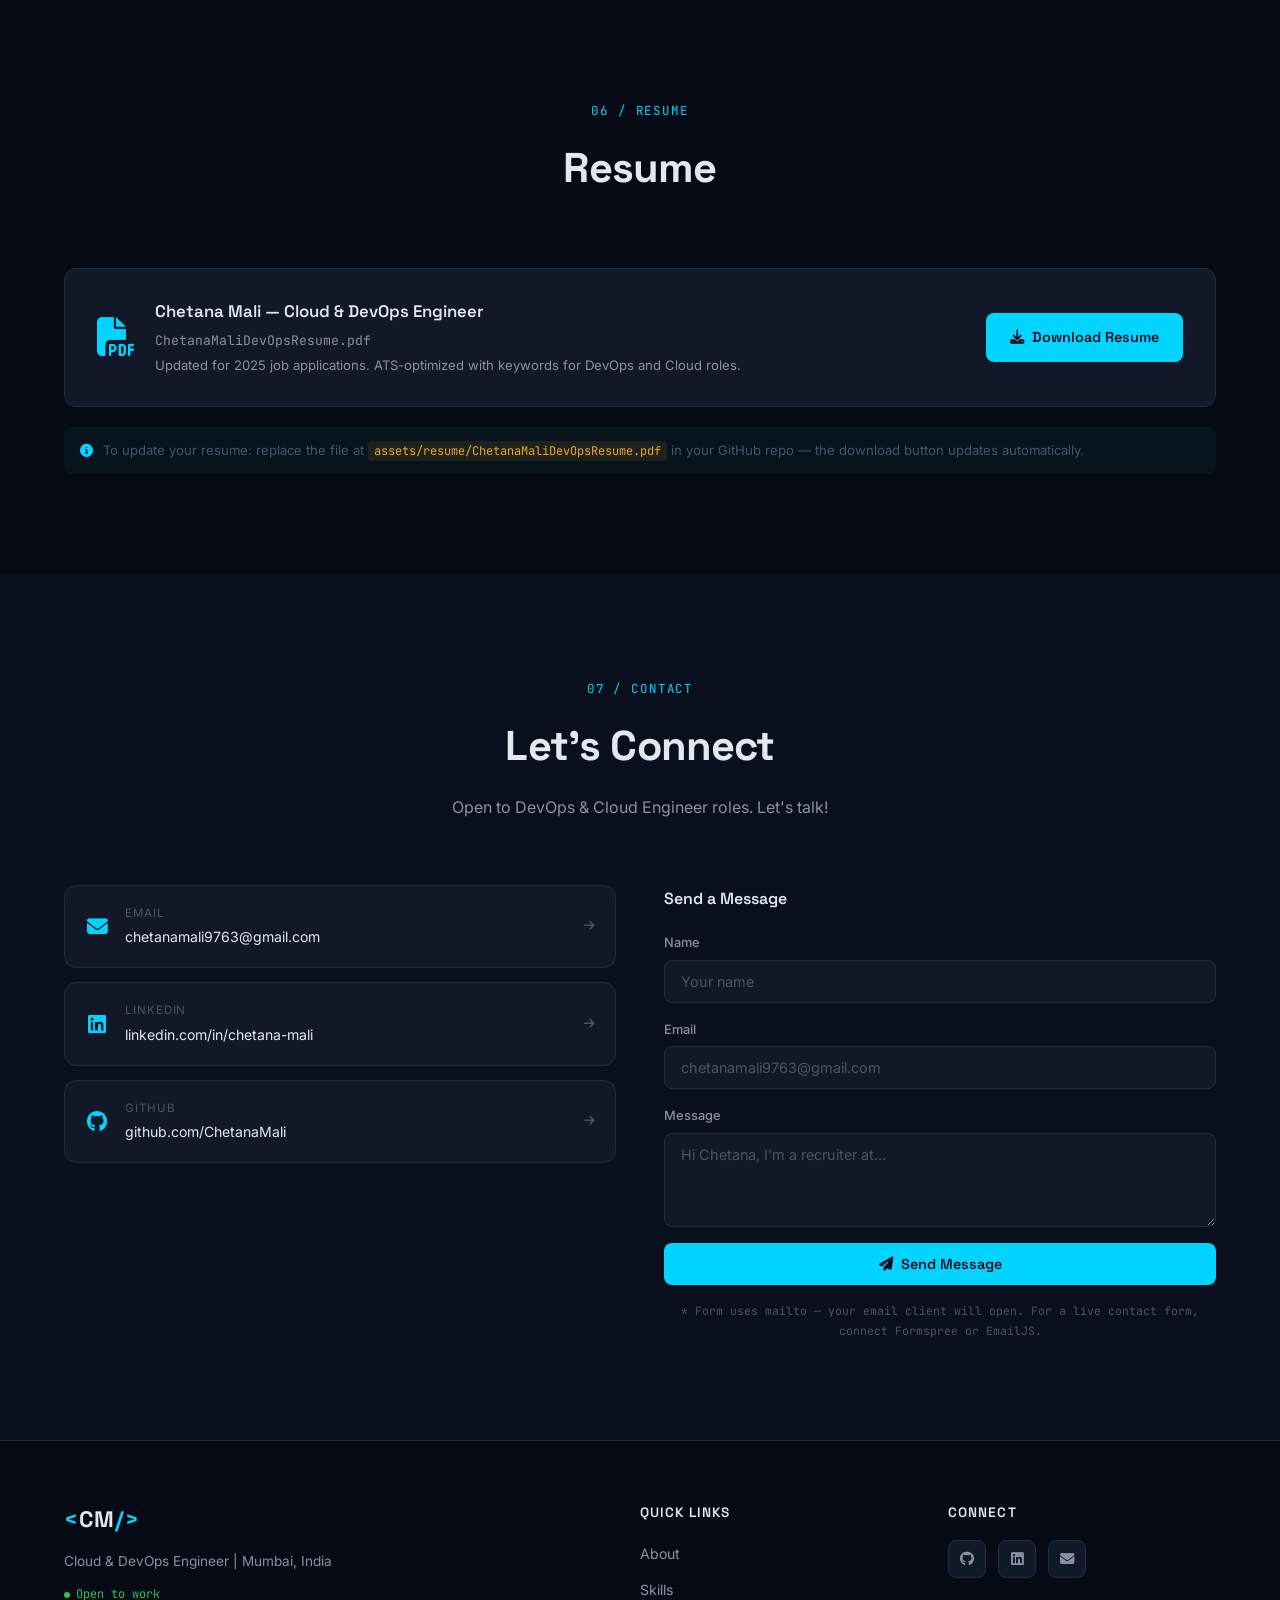
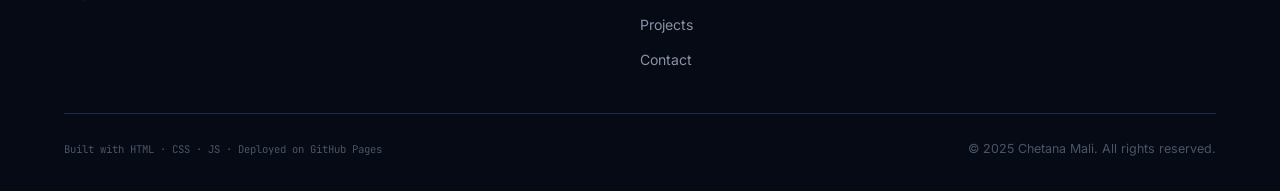
<file: portfolio/index.html>
<!DOCTYPE html>
<html lang="en">
<head>
  <meta charset="UTF-8" />
  <meta name="viewport" content="width=device-width, initial-scale=1.0" />
  <meta name="description" content="Chetana Mali — Cloud & DevOps Engineer. Portfolio showcasing AWS, Docker, Terraform, CI/CD pipelines (Jenkins, Github Actions) and cloud infrastructure projects." />
  <meta name="keywords" content="DevOps Engineer, Cloud Engineer, AWS, Docker, Kubernetes, Terraform, Jenkins, CI/CD, Chetana Mali" />
  <meta name="author" content="Chetana Mali" />

  <!-- Open Graph for LinkedIn sharing -->
  <meta property="og:title" content="Chetana Mali | Cloud & DevOps Engineer" />
  <meta property="og:description" content="Fresher Cloud & DevOps Engineer with hands-on experience in AWS, Docker, Terraform, CI/CD (Jenkins, Github Actions) and infrastructure automation." />
  <meta property="og:type" content="website" />

  <title>Chetana Mali | Cloud & DevOps Engineer</title>

  <!-- Google Fonts -->
  <link rel="preconnect" href="https://fonts.googleapis.com" />
  <link rel="preconnect" href="https://fonts.gstatic.com" crossorigin />
  <link href="https://fonts.googleapis.com/css2?family=Space+Grotesk:wght@300;400;500;600;700&family=Inter:wght@300;400;500;600&family=JetBrains+Mono:wght@400;500&display=swap" rel="stylesheet" />

  <!-- Icons -->
  <link rel="stylesheet" href="https://cdnjs.cloudflare.com/ajax/libs/font-awesome/6.5.0/css/all.min.css" />

  <link rel="stylesheet" href="assets/css/style.css" />
</head>
<body>

  <!-- ===================== NAVBAR ===================== -->
  <nav class="navbar" id="navbar">
    <div class="nav-container">
      <a href="#home" class="nav-logo">
        <span class="logo-bracket">&lt;</span>CM<span class="logo-bracket">/&gt;</span>
      </a>
      <ul class="nav-links" id="navLinks">
        <li><a href="#home" class="nav-link active">Home</a></li>
        <li><a href="#about" class="nav-link">About</a></li>
        <li><a href="#skills" class="nav-link">Skills</a></li>
        <li><a href="#projects" class="nav-link">Projects</a></li>
        <li><a href="#experience" class="nav-link">Experience</a></li>
        <li><a href="#certifications" class="nav-link">Certs</a></li>
        <li><a href="#contact" class="nav-link">Contact</a></li>
        <li><a href="assets/resume/ChetanaMaliDevOpsResume.pdf" target="_blank" class="nav-cta">Resume <i class="fas fa-download"></i></a></li>
      </ul>
      <button class="nav-toggle" id="navToggle" aria-label="Toggle menu">
        <span></span><span></span><span></span>
      </button>
    </div>
  </nav>

  <!-- ===================== HOME / HERO ===================== -->
  <section class="hero" id="home">
    <div class="hero-grid-bg"></div>
    <div class="hero-container">
      <div class="hero-content">
        <div class="hero-status">
          <span class="status-dot"></span>
          <span class="mono">Available for opportunities</span>
        </div>
        <h1 class="hero-name">
          Hi, I'm <span class="accent-cyan">Chetana Mali</span>
        </h1>
        <div class="hero-role">
          <span class="mono role-prefix">$ whoami —— </span>
          <span class="typed-text" id="typedText"></span>
          <span class="cursor">|</span>
        </div>
        <p class="hero-summary">
          A passionate Cloud & DevOps Engineer who turns infrastructure chaos into elegant, automated pipelines.
          I build, containerize, and deploy — from <span class="accent-cyan">AWS EC2</span> to
          <span class="accent-amber">Docker Compose</span> to <span class="accent-cyan">Jenkins CI/CD</span>.
          Currently seeking fresher roles to bring real-world project experience to your team.
        </p>
        <div class="hero-actions">
          <a href="#projects" class="btn btn-primary">
            <i class="fas fa-rocket"></i> View Projects
          </a>
          <a href="assets/resume/ChetanaMaliDevOpsResume.pdf" target="_blank" class="btn btn-secondary">
            <i class="fas fa-download"></i> Download Resume
          </a>
          <a href="#contact" class="btn btn-ghost">
            <i class="fas fa-paper-plane"></i> Contact Me
          </a>
        </div>
        <div class="hero-stats">
          <div class="stat">
            <span class="stat-number accent-cyan">3+</span>
            <span class="stat-label">Live Projects</span>
          </div>
          <div class="stat-divider"></div>
          <div class="stat">
            <span class="stat-number accent-amber">10+</span>
            <span class="stat-label">Technologies</span>
          </div>
          <div class="stat-divider"></div>
          <div class="stat">
            <span class="stat-number accent-cyan">1</span>
            <span class="stat-label">PG Program</span>
          </div>
        </div>
      </div>
      <div class="hero-visual">
        <div class="terminal-window">
          <div class="terminal-header">
            <span class="dot red"></span>
            <span class="dot yellow"></span>
            <span class="dot green"></span>
            <span class="terminal-title">chetana@devops-server:~</span>
          </div>
          <div class="terminal-body">
            <div class="t-line"><span class="t-prompt">$</span> <span class="t-cmd">cat profile.json</span></div>
            <div class="t-line t-output">{</div>
            <div class="t-line t-output">&nbsp;&nbsp;<span class="t-key">"name"</span>: <span class="t-str">"Chetana Mali"</span>,</div>
            <div class="t-line t-output">&nbsp;&nbsp;<span class="t-key">"role"</span>: <span class="t-str">"Cloud & DevOps Engineer"</span>,</div>
            <div class="t-line t-output">&nbsp;&nbsp;<span class="t-key">"location"</span>: <span class="t-str">"Mumbai, India 🇮🇳"</span>,</div>
            <div class="t-line t-output">&nbsp;&nbsp;<span class="t-key">"stack"</span>: [</div>
            <div class="t-line t-output">&nbsp;&nbsp;&nbsp;&nbsp;<span class="t-str">"AWS"</span>, <span class="t-str">"Docker"</span>, <span class="t-str">"Jenkins"</span>,</div>
            <div class="t-line t-output">&nbsp;&nbsp;&nbsp;&nbsp;<span class="t-str">"Kubernetes"</span>, <span class="t-str">"Terraform"</span></div>
            <div class="t-line t-output">&nbsp;&nbsp;],</div>
            <div class="t-line t-output">&nbsp;&nbsp;<span class="t-key">"open_to_work"</span>: <span class="t-bool">true</span></div>
            <div class="t-line t-output">}</div>
            <div class="t-line"><span class="t-prompt">$</span> <span class="t-blink">▋</span></div>
          </div>
        </div>
      </div>
    </div>
    <div class="scroll-indicator">
      <span class="mono">scroll</span>
      <i class="fas fa-chevron-down"></i>
    </div>
  </section>

  <!-- ===================== ABOUT ===================== -->
  <section class="section" id="about">
    <div class="container">
      <div class="section-header">
        <span class="section-label mono">01 / about</span>
        <h2 class="section-title">Who Am I?</h2>
      </div>
      <div class="about-grid">
        <div class="about-text">
          <p class="about-bio">
            I'm a Cloud & DevOps Engineer fresher who is pursuing a Post Graduate Program in DevOps & Cloud Computing from Intellipaat. While most freshers study theory, I went deep — I built and deployed a full <strong>multi-service Docker application on AWS EC2</strong>, configured Jenkins pipelines with GitHub webhooks, and debugged real production-level issues like GPG key errors, disk threshold failures, and Elastic IP configurations.
          </p>
          <p class="about-bio">
            My approach is simple: <span class="accent-cyan">understand the "why"</span> behind every tool before touching the "how." That's why I can explain not just how to write a Dockerfile, but why Docker exists, what problems it solves, and when to use Docker Compose.
          </p>

          <div class="about-objective">
            <h3 class="subsection-title"><i class="fas fa-bullseye accent-cyan"></i> Career Objective</h3>
            <p>To secure a DevOps / Cloud Engineer role where I can apply my hands-on AWS, Docker, and CI/CD skills to automate infrastructure, reduce deployment time, and contribute to engineering teams that ship fast and scale reliably.</p>
          </div>

          <div class="about-focus">
            <h3 class="subsection-title"><i class="fas fa-crosshairs accent-amber"></i> What I Focus On</h3>
            <div class="focus-grid">
              <div class="focus-item">
                <i class="fas fa-cloud"></i>
                <span>Cloud Infrastructure</span>
              </div>
              <div class="focus-item">
                <i class="fas fa-infinity"></i>
                <span>CI/CD Pipelines</span>
              </div>
              <div class="focus-item">
                <i class="fab fa-docker"></i>
                <span>Containerization</span>
              </div>
              <div class="focus-item">
                <i class="fas fa-code-branch"></i>
                <span>Infrastructure as Code</span>
              </div>
              <div class="focus-item">
                <i class="fas fa-shield-alt"></i>
                <span>Security & IAM</span>
              </div>
              <div class="focus-item">
                <i class="fas fa-chart-line"></i>
                <span>Monitoring & Logging</span>
              </div>
            </div>
          </div>
        </div>

        <div class="about-journey">
          <h3 class="subsection-title"><i class="fas fa-road accent-cyan"></i> My Learning Journey</h3>
          <div class="timeline">
            <div class="timeline-item">
              <div class="timeline-dot"></div>
              <div class="timeline-content">
                <span class="timeline-date mono">2022</span>
                <h4>Started Web Development</h4>
                <p>Built foundational skills in HTML, CSS, JavaScript, and Python</p>
              </div>
            </div>
            <div class="timeline-item">
              <div class="timeline-dot"></div>
              <div class="timeline-content">
                <span class="timeline-date mono">2023</span>
                <h4>Discovered Cloud & DevOps</h4>
                <p>Enrolled in Intellipaat PG Program — AWS, Linux, Docker, CI/CD deep dives</p>
              </div>
            </div>
            <div class="timeline-item">
              <div class="timeline-dot accent"></div>
              <div class="timeline-content">
                <span class="timeline-date mono">2024</span>
                <h4>Built Real Projects</h4>
                <p>Deployed fullstack Docker app on AWS EC2 with Jenkins CI/CD pipeline and GitHub webhooks</p>
              </div>
            </div>
            <div class="timeline-item">
              <div class="timeline-dot accent"></div>
              <div class="timeline-content">
                <span class="timeline-date mono">2025 →</span>
                <h4>Actively Job Seeking</h4>
                <p>Targeting DevOps/Cloud roles at MNCs and startups across Mumbai, Pune, Bengaluru</p>
              </div>
            </div>
          </div>
        </div>
      </div>
    </div>
  </section>

  <!-- ===================== SKILLS ===================== -->
  <section class="section section-dark" id="skills">
    <div class="container">
      <div class="section-header">
        <span class="section-label mono">02 / skills</span>
        <h2 class="section-title">Tech Stack</h2>
        <p class="section-subtitle">Tools and technologies I work with daily</p>
      </div>

      <div class="skills-grid">

        <!-- Cloud -->
        <div class="skill-category">
          <div class="skill-cat-header">
            <i class="fas fa-cloud skill-cat-icon cyan"></i>
            <h3>Cloud (AWS)</h3>
          </div>
          <div class="skill-tags">
            <span class="skill-tag"><i class="fab fa-aws"></i> AWS</span>
            <span class="skill-tag">EC2</span>
            <span class="skill-tag">S3</span>
            <span class="skill-tag">VPC</span>
            <span class="skill-tag">IAM</span>
            <span class="skill-tag">RDS</span>
            <span class="skill-tag">CloudWatch</span>
            <span class="skill-tag">Route 53</span>
            <span class="skill-tag">EBS</span>
            <span class="skill-tag">Elastic IP</span>
          </div>
        </div>

        <!-- DevOps -->
        <div class="skill-category">
          <div class="skill-cat-header">
            <i class="fas fa-infinity skill-cat-icon amber"></i>
            <h3>DevOps</h3>
          </div>
          <div class="skill-tags">
            <span class="skill-tag"><i class="fab fa-linux"></i> Linux</span>
            <span class="skill-tag"><i class="fab fa-git-alt"></i> Git/GitHub</span>
            <span class="skill-tag"><i class="fab fa-docker"></i> Docker</span>
            <span class="skill-tag">Docker Compose</span>
            <span class="skill-tag">Jenkins</span>
            <span class="skill-tag">GitHub Actions</span>
            <span class="skill-tag">Terraform</span>
            <span class="skill-tag">CI/CD</span>
            <span class="skill-tag">Webhooks</span>
          </div>
        </div>

        <!-- Programming -->
        <div class="skill-category">
          <div class="skill-cat-header">
            <i class="fas fa-code skill-cat-icon cyan"></i>
            <h3>Programming</h3>
          </div>
          <div class="skill-tags">
            <span class="skill-tag"><i class="fab fa-python"></i> Python</span>
            <span class="skill-tag">Shell Scripting</span>
            <span class="skill-tag">Bash</span>
            <span class="skill-tag">Flask</span>
            <span class="skill-tag">Node.js (Express)</span>
            <span class="skill-tag">YAML</span>
            <span class="skill-tag">JSON</span>
          </div>
        </div>

        <!-- Tools -->
        <div class="skill-category">
          <div class="skill-cat-header">
            <i class="fas fa-tools skill-cat-icon amber"></i>
            <h3>Tools</h3>
          </div>
          <div class="skill-tags">
            <span class="skill-tag">VS Code</span>
            <span class="skill-tag">PuTTY</span>
            <span class="skill-tag">MongoDB</span>
            <span class="skill-tag">Nginx</span>
            <span class="skill-tag">Ansible</span>
          </div>
        </div>

      </div>

      <!-- Proficiency bars -->
      <div class="proficiency-section">
        <h3 class="subsection-title centered">Core Proficiency</h3>
        <div class="proficiency-grid">
          <div class="prof-item">
            <div class="prof-header">
              <span>AWS (EC2, S3, VPC, IAM)</span>
              <span class="mono accent-cyan">80%</span>
            </div>
            <div class="prof-bar"><div class="prof-fill" style="--w:80%"></div></div>
          </div>
          <div class="prof-item">
            <div class="prof-header">
              <span>Docker & Docker Compose</span>
              <span class="mono accent-cyan">85%</span>
            </div>
            <div class="prof-bar"><div class="prof-fill" style="--w:85%"></div></div>
          </div>
          <div class="prof-item">
            <div class="prof-header">
              <span>Jenkins CI/CD</span>
              <span class="mono accent-cyan">75%</span>
            </div>
            <div class="prof-bar"><div class="prof-fill" style="--w:75%"></div></div>
          </div>
          <div class="prof-item">
            <div class="prof-header">
              <span>Linux / Shell Scripting</span>
              <span class="mono accent-cyan">78%</span>
            </div>
            <div class="prof-bar"><div class="prof-fill" style="--w:78%"></div></div>
          </div>
          <div class="prof-item">
            <div class="prof-header">
              <span>Terraform</span>
              <span class="mono accent-amber">60%</span>
            </div>
            <div class="prof-bar"><div class="prof-fill amber" style="--w:60%"></div></div>
          </div>
          <div class="prof-item">
            <div class="prof-header">
              <span>Kubernetes</span>
              <span class="mono accent-amber">55%</span>
            </div>
            <div class="prof-bar"><div class="prof-fill amber" style="--w:55%"></div></div>
          </div>
        </div>
      </div>
    </div>
  </section>

  <!-- ===================== PROJECTS ===================== -->
  <section class="section" id="projects">
    <div class="container">
      <div class="section-header">
        <span class="section-label mono">03 / projects</span>
        <h2 class="section-title">What I've Built</h2>
        <p class="section-subtitle">Real projects — deployed, debugged, and documented</p>
      </div>

      <div class="projects-grid">

        <!-- PROJECT 1 -->
        <div class="project-card featured">
          <div class="project-card-header">
            <div class="project-icon"><i class="fab fa-docker"></i></div>
            <div class="project-badges">
              <span class="badge badge-featured">Featured</span>
              <span class="badge badge-live">Live on AWS</span>
            </div>
          </div>
          <h3 class="project-title">Fullstack Docker Application on AWS</h3>
          <p class="project-desc">
            A production-style multi-service web application running Express.js, Flask, and MongoDB as separate Docker containers — orchestrated with Docker Compose, deployed on AWS EC2, and automated with Jenkins CI/CD.
          </p>

          <div class="project-details">
            <div class="detail-block">
              <h4><i class="fas fa-exclamation-circle accent-amber"></i> Problem Solved</h4>
              <p>Manual deployments were slow and error-prone. I automated the entire pipeline from GitHub push to live deployment on EC2 using Jenkins and webhooks — zero manual SSH.</p>
            </div>
            <div class="detail-block">
              <h4><i class="fas fa-layer-group accent-cyan"></i> Architecture</h4>
              <ul>
                <li>GitHub repo → Jenkins webhook trigger</li>
                <li>Jenkins builds & pushes Docker images</li>
                <li>Docker Compose orchestrates Express + Flask + MongoDB</li>
                <li>AWS EC2 (Ubuntu) hosts the stack with Elastic IP</li>
                <li>EBS volume for persistent MongoDB data</li>
              </ul>
            </div>
            <div class="detail-block">
              <h4><i class="fas fa-fire accent-amber"></i> Challenges & Solutions</h4>
              <ul>
                <li><strong>GPG Key Error:</strong> Jenkins install failed — fixed by updating the apt keyring manually</li>
                <li><strong>Docker Socket Permission:</strong> Jenkins user lacked Docker access — added to docker group</li>
                <li><strong>Node Offline Error:</strong> Disk threshold triggered node offline — adjusted Jenkins disk threshold config</li>
                <li><strong>Webhook breakage:</strong> EC2 IP changed on restart — solved with Elastic IP allocation</li>
              </ul>
            </div>
          </div>

          <div class="project-tech">
            <span class="tech-tag">Docker</span>
            <span class="tech-tag">Docker Compose</span>
            <span class="tech-tag">Jenkins</span>
            <span class="tech-tag">AWS EC2</span>
            <span class="tech-tag">EBS</span>
            <span class="tech-tag">Elastic IP</span>
            <span class="tech-tag">Express.js</span>
            <span class="tech-tag">Flask</span>
            <span class="tech-tag">MongoDB</span>
            <span class="tech-tag">GitHub Webhooks</span>
          </div>

          <div class="project-links">
            <a href="https://github.com/ChetanaMali/fullstack-docker-project" target="_blank" class="project-link">
              <i class="fab fa-github"></i> GitHub Repo
            </a>
            <a href="#" class="project-link secondary">
              <i class="fas fa-external-link-alt"></i> Live Demo
            </a>
          </div>
        </div>

        <!-- PROJECT 2 — Placeholder, ready for you to fill -->
        <div class="project-card">
          <div class="project-card-header">
            <div class="project-icon"><i class="fab fa-aws"></i></div>
            <div class="project-badges">
              <span class="badge badge-wip">Add Details</span>
            </div>
          </div>
          <h3 class="project-title">Project 2 — Your Project Name Here</h3>
          <p class="project-desc">
            Replace this with your project description. Describe what it does, what problem it solves, and how it works in 2–3 lines.
          </p>

          <div class="project-details">
            <div class="detail-block">
              <h4><i class="fas fa-exclamation-circle accent-amber"></i> Problem Solved</h4>
              <p>What problem did this project address? Add your real context here.</p>
            </div>
            <div class="detail-block">
              <h4><i class="fas fa-layer-group accent-cyan"></i> Architecture</h4>
              <ul>
                <li>Step 1 of your architecture</li>
                <li>Step 2 of your architecture</li>
                <li>Step 3 of your architecture</li>
              </ul>
            </div>
          </div>

          <div class="project-tech">
            <span class="tech-tag">Technology 1</span>
            <span class="tech-tag">Technology 2</span>
            <span class="tech-tag">Technology 3</span>
          </div>

          <div class="project-links">
            <a href="#" class="project-link"><i class="fab fa-github"></i> GitHub Repo</a>
          </div>
        </div>

        <!-- PROJECT 3 — Placeholder -->
        <div class="project-card">
          <div class="project-card-header">
            <div class="project-icon"><i class="fas fa-server"></i></div>
            <div class="project-badges">
              <span class="badge badge-wip">Add Details</span>
            </div>
          </div>
          <h3 class="project-title">Project 3 — Your Project Name Here</h3>
          <p class="project-desc">
            Replace this with your project description.
          </p>

          <div class="project-details">
            <div class="detail-block">
              <h4><i class="fas fa-exclamation-circle accent-amber"></i> Problem Solved</h4>
              <p>What problem did this project address?</p>
            </div>
            <div class="detail-block">
              <h4><i class="fas fa-layer-group accent-cyan"></i> Architecture</h4>
              <ul>
                <li>Architecture step 1</li>
                <li>Architecture step 2</li>
              </ul>
            </div>
          </div>

          <div class="project-tech">
            <span class="tech-tag">Technology 1</span>
            <span class="tech-tag">Technology 2</span>
          </div>

          <div class="project-links">
            <a href="#" class="project-link"><i class="fab fa-github"></i> GitHub Repo</a>
          </div>
        </div>

      </div>
    </div>
  </section>

  <!-- ===================== EXPERIENCE ===================== -->
  <section class="section section-dark" id="experience">
    <div class="container">
      <div class="section-header">
        <span class="section-label mono">04 / experience</span>
        <h2 class="section-title">Experience</h2>
      </div>

      <div class="experience-timeline">

        <div class="exp-item">
          <div class="exp-date">
            <span class="mono">2024 — Present</span>
          </div>
          <div class="exp-content">
            <div class="exp-header">
              <h3 class="exp-role">DevOps Engineer Trainee</h3>
              <span class="exp-company">Self-Directed / Intellipaat PG Program</span>
              <span class="exp-type">Training + Projects</span>
            </div>
            <ul class="exp-bullets">
              <li>Completed PG program covering AWS, Linux, Docker, Kubernetes, Jenkins, Terraform, and Ansible</li>
              <li>Built and deployed a multi-service fullstack application using Docker Compose on AWS EC2</li>
              <li>Configured Jenkins CI/CD pipeline with GitHub webhook integration for automated deployments</li>
              <li>Debugged complex infrastructure issues: Jenkins GPG errors, Docker socket permissions, disk thresholds</li>
              <li>Managed AWS resources: EC2, EBS, Elastic IP, IAM, S3, VPC, Security Groups</li>
              <li>Prepared 79+ interview Q&A covering all major DevOps tools and cloud services</li>
            </ul>
            <div class="exp-tech">
              <span class="tech-tag sm">AWS</span>
              <span class="tech-tag sm">Docker</span>
              <span class="tech-tag sm">Jenkins</span>
              <span class="tech-tag sm">Linux</span>
              <span class="tech-tag sm">Terraform</span>
            </div>
          </div>
        </div>

        <!-- Add more experience here when you have internship/job -->
        <div class="exp-item placeholder">
          <div class="exp-date">
            <span class="mono">Add here</span>
          </div>
          <div class="exp-content">
            <div class="exp-header">
              <h3 class="exp-role">Your Internship / Job Title</h3>
              <span class="exp-company">Company Name</span>
              <span class="exp-type">Full-time / Internship</span>
            </div>
            <ul class="exp-bullets">
              <li>Add your responsibilities and achievements here</li>
              <li>Quantify wherever possible: "Reduced deployment time by 40%"</li>
            </ul>
          </div>
        </div>

      </div>
    </div>
  </section>

  <!-- ===================== CERTIFICATIONS ===================== -->
  <section class="section" id="certifications">
    <div class="container">
      <div class="section-header">
        <span class="section-label mono">05 / certifications</span>
        <h2 class="section-title">Certifications</h2>
        <p class="section-subtitle">Validated skills and credentials</p>
      </div>

      <div class="certs-grid">

        <div class="cert-card">
          <div class="cert-icon"><i class="fas fa-graduation-cap"></i></div>
          <div class="cert-body">
            <h3 class="cert-title">Post Graduate Program in DevOps & Cloud</h3>
            <span class="cert-issuer">Intellipaat</span>
            <span class="cert-date mono">2024</span>
            <p class="cert-desc">Comprehensive program covering AWS, Docker, Kubernetes, Jenkins, Terraform, Ansible, and CI/CD practices</p>
          </div>
          <div class="cert-badge">PG Program</div>
        </div>

        <!-- Add AWS cert when you complete it -->
        <div class="cert-card upcoming">
          <div class="cert-icon"><i class="fab fa-aws"></i></div>
          <div class="cert-body">
            <h3 class="cert-title">AWS Certified Cloud Practitioner</h3>
            <span class="cert-issuer">Amazon Web Services</span>
            <span class="cert-date mono accent-amber">In Progress</span>
            <p class="cert-desc">Foundational AWS certification covering cloud concepts, security, and core services</p>
          </div>
          <div class="cert-badge upcoming-badge">Coming Soon</div>
        </div>

        <!-- Add more as you complete them -->
        <div class="cert-card upcoming">
          <div class="cert-icon"><i class="fas fa-dharmachakra"></i></div>
          <div class="cert-body">
            <h3 class="cert-title">Certified Kubernetes Administrator (CKA)</h3>
            <span class="cert-issuer">CNCF / Linux Foundation</span>
            <span class="cert-date mono accent-amber">Planned 2025</span>
            <p class="cert-desc">Hands-on Kubernetes cluster administration certification</p>
          </div>
          <div class="cert-badge upcoming-badge">Planned</div>
        </div>

      </div>
    </div>
  </section>

  <!-- ===================== RESUME ===================== -->
  <section class="section section-dark resume-section" id="resume">
    <div class="container">
      <div class="section-header">
        <span class="section-label mono">06 / resume</span>
        <h2 class="section-title">Resume</h2>
      </div>
      <div class="resume-cta-block">
        <div class="resume-info">
          <i class="fas fa-file-pdf resume-icon"></i>
          <div>
            <h3>Chetana Mali — Cloud & DevOps Engineer</h3>
            <p class="mono">ChetanaMaliDevOpsResume.pdf</p>
            <p>Updated for 2025 job applications. ATS-optimized with keywords for DevOps and Cloud roles.</p>
          </div>
        </div>
        <a href="assets/resume/ChetanaMaliDevOpsResume.pdf" target="_blank" class="btn btn-primary">
          <i class="fas fa-download"></i> Download Resume
        </a>
      </div>
      <div class="resume-note">
        <i class="fas fa-info-circle accent-cyan"></i>
        <span>To update your resume: replace the file at <code>assets/resume/ChetanaMaliDevOpsResume.pdf</code> in your GitHub repo — the download button updates automatically.</span>
      </div>
    </div>
  </section>

  <!-- ===================== CONTACT ===================== -->
  <section class="section" id="contact">
    <div class="container">
      <div class="section-header">
        <span class="section-label mono">07 / contact</span>
        <h2 class="section-title">Let's Connect</h2>
        <p class="section-subtitle">Open to DevOps & Cloud Engineer roles. Let's talk!</p>
      </div>

      <div class="contact-grid">
        <div class="contact-links">
          <a href="mailto:chetanamali9763@gmail.com" class="contact-card">
            <i class="fas fa-envelope"></i>
            <div>
              <span class="contact-type">Email</span>
              <span class="contact-value">chetanamali9763@gmail.com</span>
            </div>
            <i class="fas fa-arrow-right"></i>
          </a>
          <a href="https://www.linkedin.com/in/chetanamali/" target="_blank" class="contact-card">
            <i class="fab fa-linkedin"></i>
            <div>
              <span class="contact-type">LinkedIn</span>
              <span class="contact-value">linkedin.com/in/chetana-mali</span>
            </div>
            <i class="fas fa-arrow-right"></i>
          </a>
          <a href="https://github.com/ChetanaMali" target="_blank" class="contact-card">
            <i class="fab fa-github"></i>
            <div>
              <span class="contact-type">GitHub</span>
              <span class="contact-value">github.com/ChetanaMali</span>
            </div>
            <i class="fas fa-arrow-right"></i>
          </a>
        </div>

        <form class="contact-form" id="contactForm">
          <h3 class="subsection-title">Send a Message</h3>
          <div class="form-group">
            <label for="name">Name</label>
            <input type="text" id="name" placeholder="Your name" required />
          </div>
          <div class="form-group">
            <label for="email">Email</label>
            <input type="email" id="email" placeholder="chetanamali9763@gmail.com" required />
          </div>
          <div class="form-group">
            <label for="message">Message</label>
            <textarea id="message" rows="4" placeholder="Hi Chetana, I'm a recruiter at..." required></textarea>
          </div>
          <button type="submit" class="btn btn-primary full-width">
            <i class="fas fa-paper-plane"></i> Send Message
          </button>
          <p class="form-note mono">
            * Form uses mailto — your email client will open. For a live contact form, connect Formspree or EmailJS.
          </p>
        </form>
      </div>
    </div>
  </section>

  <!-- ===================== FOOTER ===================== -->
  <footer class="footer">
    <div class="container">
      <div class="footer-grid">
        <div class="footer-brand">
          <a href="#home" class="nav-logo">
            <span class="logo-bracket">&lt;</span>CM<span class="logo-bracket">/&gt;</span>
          </a>
          <p>Cloud & DevOps Engineer | Mumbai, India</p>
          <p class="mono footer-status"><span class="status-dot sm"></span> Open to work</p>
        </div>
        <div class="footer-links">
          <h4>Quick Links</h4>
          <ul>
            <li><a href="#about">About</a></li>
            <li><a href="#skills">Skills</a></li>
            <li><a href="#projects">Projects</a></li>
            <li><a href="#contact">Contact</a></li>
          </ul>
        </div>
        <div class="footer-social">
          <h4>Connect</h4>
          <div class="social-links">
            <a href="https://github.com/ChetanaMali" target="_blank" class="social-link" title="GitHub"><i class="fab fa-github"></i></a>
            <a href="https://www.linkedin.com/in/chetanamali/" target="_blank" class="social-link" title="LinkedIn"><i class="fab fa-linkedin"></i></a>
            <a href="mailto:chetanamali9763@gmail.com" class="social-link" title="Email"><i class="fas fa-envelope"></i></a>
          </div>
        </div>
      </div>
      <div class="footer-bottom">
        <p class="mono">Built with HTML · CSS · JS · Deployed on GitHub Pages</p>
        <p>© 2025 Chetana Mali. All rights reserved.</p>
      </div>
    </div>
  </footer>

  <!-- Back to Top -->
  <button class="back-to-top" id="backToTop" aria-label="Back to top">
    <i class="fas fa-chevron-up"></i>
  </button>

  <script src="assets/js/main.js"></script>
</body>
</html>
</file>
<file: assets/css/style.css>
/* ================================================
   CHETANA MALI — DevOps Portfolio
   Color System:
   - Background:  #0A0F1E (deep navy)
   - Surface:     #111827 (dark card)
   - Surface-2:   #1A2235 (lighter card)
   - Border:      #1E2D45
   - Cyan:        #00D4FF (primary accent)
   - Amber:       #F5A623 (secondary accent)
   - Text:        #E2E8F0 (primary text)
   - Text-muted:  #8892A4 (muted text)
================================================ */

/* ============ RESET & BASE ============ */
*, *::before, *::after { box-sizing: border-box; margin: 0; padding: 0; }

:root {
  --bg:           #0A0F1E;
  --bg-dark:      #060A14;
  --surface:      #111827;
  --surface-2:    #1A2235;
  --border:       #1E2D45;
  --cyan:         #00D4FF;
  --cyan-dim:     rgba(0, 212, 255, 0.12);
  --amber:        #F5A623;
  --amber-dim:    rgba(245, 166, 35, 0.12);
  --text:         #E2E8F0;
  --text-muted:   #8892A4;
  --text-faint:   #4A5568;
  --radius:       12px;
  --radius-sm:    8px;
  --shadow:       0 4px 24px rgba(0,0,0,0.4);
  --shadow-cyan:  0 0 24px rgba(0, 212, 255, 0.15);
  --font-main:    'Space Grotesk', sans-serif;
  --font-body:    'Inter', sans-serif;
  --font-mono:    'JetBrains Mono', monospace;
  --nav-h:        70px;
  --transition:   0.25s ease;
}

html { scroll-behavior: smooth; }

body {
  font-family: var(--font-body);
  background-color: var(--bg);
  color: var(--text);
  line-height: 1.7;
  overflow-x: hidden;
}

a { text-decoration: none; color: inherit; }
ul { list-style: none; }
img { max-width: 100%; }

/* ============ TYPOGRAPHY UTILITIES ============ */
.mono          { font-family: var(--font-mono); font-size: 0.85em; }
.accent-cyan   { color: var(--cyan); }
.accent-amber  { color: var(--amber); }

/* ============ NAVBAR ============ */
.navbar {
  position: fixed;
  top: 0; left: 0; right: 0;
  height: var(--nav-h);
  z-index: 100;
  transition: background var(--transition), backdrop-filter var(--transition);
}

.navbar.scrolled {
  background: rgba(10, 15, 30, 0.92);
  backdrop-filter: blur(16px);
  border-bottom: 1px solid var(--border);
}

.nav-container {
  max-width: 1200px;
  margin: 0 auto;
  padding: 0 24px;
  height: 100%;
  display: flex;
  align-items: center;
  justify-content: space-between;
}

.nav-logo {
  font-family: var(--font-main);
  font-size: 1.4rem;
  font-weight: 700;
  color: var(--text);
  letter-spacing: 0.05em;
}
.logo-bracket { color: var(--cyan); }

.nav-links {
  display: flex;
  align-items: center;
  gap: 4px;
}

.nav-link {
  font-family: var(--font-main);
  font-size: 0.9rem;
  font-weight: 500;
  color: var(--text-muted);
  padding: 8px 12px;
  border-radius: var(--radius-sm);
  transition: color var(--transition), background var(--transition);
}
.nav-link:hover, .nav-link.active {
  color: var(--cyan);
  background: var(--cyan-dim);
}

.nav-cta {
  margin-left: 12px;
  padding: 8px 18px;
  border: 1px solid var(--cyan);
  border-radius: var(--radius-sm);
  color: var(--cyan);
  font-family: var(--font-main);
  font-size: 0.85rem;
  font-weight: 600;
  transition: background var(--transition), color var(--transition);
  display: flex;
  align-items: center;
  gap: 6px;
}
.nav-cta:hover { background: var(--cyan); color: var(--bg); }

.nav-toggle {
  display: none;
  flex-direction: column;
  gap: 5px;
  background: none;
  border: none;
  cursor: pointer;
  padding: 4px;
}
.nav-toggle span {
  display: block;
  width: 24px;
  height: 2px;
  background: var(--text);
  border-radius: 2px;
  transition: transform var(--transition), opacity var(--transition);
}

/* ============ HERO ============ */
.hero {
  min-height: 100vh;
  display: flex;
  flex-direction: column;
  align-items: center;
  justify-content: center;
  position: relative;
  padding-top: var(--nav-h);
  overflow: hidden;
}

.hero-grid-bg {
  position: absolute;
  inset: 0;
  background-image:
    linear-gradient(rgba(0, 212, 255, 0.04) 1px, transparent 1px),
    linear-gradient(90deg, rgba(0, 212, 255, 0.04) 1px, transparent 1px);
  background-size: 40px 40px;
  mask-image: radial-gradient(ellipse 80% 70% at 50% 50%, black 30%, transparent 100%);
}

.hero-container {
  max-width: 1200px;
  width: 100%;
  margin: 0 auto;
  padding: 60px 24px;
  display: grid;
  grid-template-columns: 1fr 1fr;
  gap: 60px;
  align-items: center;
}

.hero-status {
  display: inline-flex;
  align-items: center;
  gap: 8px;
  background: rgba(0, 212, 255, 0.08);
  border: 1px solid rgba(0, 212, 255, 0.25);
  border-radius: 100px;
  padding: 6px 14px;
  margin-bottom: 24px;
  font-size: 0.8rem;
  color: var(--cyan);
}

.status-dot {
  width: 8px; height: 8px;
  background: #22c55e;
  border-radius: 50%;
  animation: pulse-dot 2s ease-in-out infinite;
}
.status-dot.sm { width: 6px; height: 6px; }

@keyframes pulse-dot {
  0%, 100% { opacity: 1; box-shadow: 0 0 0 0 rgba(34, 197, 94, 0.5); }
  50%       { opacity: 0.8; box-shadow: 0 0 0 6px rgba(34, 197, 94, 0); }
}

.hero-name {
  font-family: var(--font-main);
  font-size: clamp(2.2rem, 5vw, 3.5rem);
  font-weight: 700;
  line-height: 1.1;
  margin-bottom: 16px;
  letter-spacing: -0.02em;
}

.hero-role {
  display: flex;
  align-items: center;
  gap: 8px;
  margin-bottom: 24px;
  font-size: 1rem;
  color: var(--text-muted);
}

.role-prefix { color: var(--cyan); }
.typed-text  { color: var(--text); font-family: var(--font-mono); font-size: 0.95rem; }
.cursor      { color: var(--cyan); animation: blink 1s step-end infinite; }
@keyframes blink { 0%, 100% { opacity: 1; } 50% { opacity: 0; } }

.hero-summary {
  color: var(--text-muted);
  font-size: 1rem;
  line-height: 1.8;
  max-width: 520px;
  margin-bottom: 32px;
}

.hero-actions {
  display: flex;
  flex-wrap: wrap;
  gap: 12px;
  margin-bottom: 48px;
}

.hero-stats {
  display: flex;
  align-items: center;
  gap: 24px;
  padding-top: 24px;
  border-top: 1px solid var(--border);
}

.stat { display: flex; flex-direction: column; gap: 2px; }
.stat-number {
  font-family: var(--font-main);
  font-size: 1.8rem;
  font-weight: 700;
  line-height: 1;
}
.stat-label {
  font-size: 0.75rem;
  color: var(--text-muted);
  letter-spacing: 0.06em;
  text-transform: uppercase;
}
.stat-divider {
  width: 1px;
  height: 36px;
  background: var(--border);
}

/* Terminal */
.hero-visual { position: relative; }

.terminal-window {
  background: #0D1117;
  border: 1px solid var(--border);
  border-radius: var(--radius);
  overflow: hidden;
  box-shadow: var(--shadow), var(--shadow-cyan);
  font-family: var(--font-mono);
  font-size: 0.82rem;
  animation: float 6s ease-in-out infinite;
}

@keyframes float {
  0%, 100% { transform: translateY(0px); }
  50%       { transform: translateY(-10px); }
}

.terminal-header {
  background: #161B22;
  padding: 12px 16px;
  display: flex;
  align-items: center;
  gap: 8px;
  border-bottom: 1px solid var(--border);
}

.dot {
  width: 12px; height: 12px;
  border-radius: 50%;
}
.dot.red    { background: #FF5F57; }
.dot.yellow { background: #FFBD2E; }
.dot.green  { background: #28CA41; }

.terminal-title {
  margin-left: 8px;
  color: var(--text-muted);
  font-size: 0.75rem;
}

.terminal-body { padding: 20px 24px; line-height: 1.9; }

.t-line    { display: block; }
.t-prompt  { color: var(--cyan); margin-right: 8px; }
.t-cmd     { color: #A9B1D6; }
.t-output  { color: var(--text-muted); }
.t-key     { color: #7DCFFF; }
.t-str     { color: #9ECE6A; }
.t-bool    { color: var(--amber); }
.t-blink   { color: var(--cyan); animation: blink 1s step-end infinite; }

/* Scroll indicator */
.scroll-indicator {
  position: absolute;
  bottom: 32px;
  left: 50%;
  transform: translateX(-50%);
  display: flex;
  flex-direction: column;
  align-items: center;
  gap: 6px;
  color: var(--text-faint);
  font-size: 0.75rem;
  animation: bounce 2s ease-in-out infinite;
}
@keyframes bounce {
  0%, 100% { transform: translateX(-50%) translateY(0); }
  50%       { transform: translateX(-50%) translateY(6px); }
}

/* ============ BUTTONS ============ */
.btn {
  display: inline-flex;
  align-items: center;
  gap: 8px;
  padding: 12px 24px;
  border-radius: var(--radius-sm);
  font-family: var(--font-main);
  font-size: 0.9rem;
  font-weight: 600;
  cursor: pointer;
  border: none;
  transition: transform var(--transition), box-shadow var(--transition), background var(--transition), color var(--transition);
}
.btn:hover { transform: translateY(-2px); }

.btn-primary {
  background: var(--cyan);
  color: var(--bg);
}
.btn-primary:hover {
  background: #33DCFF;
  box-shadow: 0 8px 24px rgba(0, 212, 255, 0.35);
}

.btn-secondary {
  background: var(--amber-dim);
  color: var(--amber);
  border: 1px solid rgba(245, 166, 35, 0.3);
}
.btn-secondary:hover {
  background: var(--amber);
  color: var(--bg);
}

.btn-ghost {
  background: transparent;
  color: var(--text-muted);
  border: 1px solid var(--border);
}
.btn-ghost:hover {
  color: var(--text);
  border-color: var(--text-muted);
}

.full-width { width: 100%; justify-content: center; }

/* ============ SECTIONS ============ */
.section     { padding: 100px 0; }
.section-dark { background: var(--bg-dark); padding: 100px 0; }

.container {
  max-width: 1200px;
  margin: 0 auto;
  padding: 0 24px;
}

.section-header {
  text-align: center;
  margin-bottom: 64px;
}

.section-label {
  display: inline-block;
  color: var(--cyan);
  font-size: 0.78rem;
  letter-spacing: 0.15em;
  text-transform: uppercase;
  margin-bottom: 12px;
}

.section-title {
  font-family: var(--font-main);
  font-size: clamp(1.8rem, 4vw, 2.6rem);
  font-weight: 700;
  letter-spacing: -0.02em;
  margin-bottom: 12px;
}

.section-subtitle {
  color: var(--text-muted);
  font-size: 1rem;
  max-width: 500px;
  margin: 0 auto;
}

.subsection-title {
  font-family: var(--font-main);
  font-size: 1rem;
  font-weight: 600;
  margin-bottom: 12px;
  display: flex;
  align-items: center;
  gap: 8px;
}

/* ============ ABOUT ============ */
.about-grid {
  display: grid;
  grid-template-columns: 3fr 2fr;
  gap: 60px;
  align-items: start;
}

.about-bio {
  color: var(--text-muted);
  margin-bottom: 20px;
  line-height: 1.8;
}

.about-objective {
  background: var(--surface);
  border: 1px solid var(--border);
  border-left: 3px solid var(--cyan);
  border-radius: var(--radius-sm);
  padding: 20px;
  margin: 24px 0;
  color: var(--text-muted);
  font-size: 0.95rem;
}

.focus-grid {
  display: grid;
  grid-template-columns: 1fr 1fr;
  gap: 10px;
  margin-top: 12px;
}

.focus-item {
  display: flex;
  align-items: center;
  gap: 10px;
  padding: 10px 14px;
  background: var(--surface);
  border: 1px solid var(--border);
  border-radius: var(--radius-sm);
  font-size: 0.85rem;
  color: var(--text-muted);
  transition: border-color var(--transition), color var(--transition);
}
.focus-item i { color: var(--cyan); width: 16px; }
.focus-item:hover { border-color: var(--cyan); color: var(--text); }

/* Timeline */
.timeline { position: relative; padding-left: 24px; }
.timeline::before {
  content: '';
  position: absolute;
  left: 6px; top: 8px; bottom: 8px;
  width: 2px;
  background: var(--border);
}

.timeline-item {
  position: relative;
  padding-bottom: 28px;
}

.timeline-dot {
  position: absolute;
  left: -21px;
  top: 6px;
  width: 12px; height: 12px;
  border-radius: 50%;
  background: var(--surface-2);
  border: 2px solid var(--border);
}
.timeline-dot.accent {
  background: var(--cyan);
  border-color: var(--cyan);
  box-shadow: 0 0 10px rgba(0, 212, 255, 0.5);
}

.timeline-content { padding-left: 12px; }

.timeline-date {
  display: block;
  font-size: 0.75rem;
  color: var(--cyan);
  margin-bottom: 4px;
}

.timeline-content h4 {
  font-family: var(--font-main);
  font-size: 0.95rem;
  font-weight: 600;
  margin-bottom: 4px;
}

.timeline-content p {
  font-size: 0.82rem;
  color: var(--text-muted);
  line-height: 1.6;
}

/* ============ SKILLS ============ */
.skills-grid {
  display: grid;
  grid-template-columns: repeat(2, 1fr);
  gap: 24px;
  margin-bottom: 64px;
}

.skill-category {
  background: var(--surface);
  border: 1px solid var(--border);
  border-radius: var(--radius);
  padding: 24px;
  transition: border-color var(--transition), box-shadow var(--transition);
}
.skill-category:hover {
  border-color: var(--cyan);
  box-shadow: var(--shadow-cyan);
}

.skill-cat-header {
  display: flex;
  align-items: center;
  gap: 12px;
  margin-bottom: 18px;
}

.skill-cat-icon {
  font-size: 1.4rem;
}
.skill-cat-icon.cyan  { color: var(--cyan); }
.skill-cat-icon.amber { color: var(--amber); }

.skill-cat-header h3 {
  font-family: var(--font-main);
  font-size: 1rem;
  font-weight: 600;
}

.skill-tags {
  display: flex;
  flex-wrap: wrap;
  gap: 8px;
}

.skill-tag {
  padding: 5px 12px;
  background: var(--surface-2);
  border: 1px solid var(--border);
  border-radius: 100px;
  font-size: 0.78rem;
  color: var(--text-muted);
  display: flex;
  align-items: center;
  gap: 5px;
  transition: background var(--transition), color var(--transition), border-color var(--transition);
  cursor: default;
}
.skill-tag:hover {
  background: var(--cyan-dim);
  border-color: var(--cyan);
  color: var(--cyan);
}

/* Proficiency */
.proficiency-section { max-width: 800px; margin: 0 auto; }
.centered { text-align: center; }
.proficiency-grid { display: grid; grid-template-columns: 1fr 1fr; gap: 20px; }

.prof-item { display: flex; flex-direction: column; gap: 8px; }

.prof-header {
  display: flex;
  justify-content: space-between;
  font-size: 0.85rem;
}

.prof-bar {
  height: 6px;
  background: var(--surface-2);
  border-radius: 100px;
  overflow: hidden;
}

.prof-fill {
  height: 100%;
  width: 0;
  background: linear-gradient(90deg, var(--cyan), #0096FF);
  border-radius: 100px;
  transition: width 1.5s cubic-bezier(0.4, 0, 0.2, 1);
}
.prof-fill.amber {
  background: linear-gradient(90deg, var(--amber), #FF8C00);
}

/* ============ PROJECTS ============ */
.projects-grid {
  display: grid;
  grid-template-columns: 1fr 1fr;
  gap: 24px;
}

.project-card {
  background: var(--surface);
  border: 1px solid var(--border);
  border-radius: var(--radius);
  padding: 28px;
  display: flex;
  flex-direction: column;
  gap: 16px;
  transition: border-color var(--transition), box-shadow var(--transition), transform var(--transition);
}
.project-card:hover {
  border-color: rgba(0, 212, 255, 0.4);
  box-shadow: var(--shadow-cyan);
  transform: translateY(-4px);
}

.project-card.featured {
  grid-column: 1 / -1;
  border-color: rgba(0, 212, 255, 0.3);
}

.project-card-header {
  display: flex;
  justify-content: space-between;
  align-items: flex-start;
}

.project-icon {
  width: 44px; height: 44px;
  background: var(--cyan-dim);
  border: 1px solid rgba(0, 212, 255, 0.2);
  border-radius: var(--radius-sm);
  display: flex;
  align-items: center;
  justify-content: center;
  font-size: 1.2rem;
  color: var(--cyan);
}

.project-badges { display: flex; gap: 8px; flex-wrap: wrap; }

.badge {
  padding: 3px 10px;
  border-radius: 100px;
  font-size: 0.7rem;
  font-weight: 600;
  font-family: var(--font-mono);
}
.badge-featured { background: var(--cyan-dim); color: var(--cyan); border: 1px solid rgba(0,212,255,0.3); }
.badge-live     { background: rgba(34, 197, 94, 0.12); color: #22c55e; border: 1px solid rgba(34,197,94,0.3); }
.badge-wip      { background: var(--amber-dim); color: var(--amber); border: 1px solid rgba(245,166,35,0.3); }

.project-title {
  font-family: var(--font-main);
  font-size: 1.1rem;
  font-weight: 600;
}

.project-desc {
  color: var(--text-muted);
  font-size: 0.9rem;
  line-height: 1.7;
}

.project-details { display: flex; flex-direction: column; gap: 14px; }

.detail-block {
  background: var(--surface-2);
  border-radius: var(--radius-sm);
  padding: 14px 16px;
}
.detail-block h4 {
  font-size: 0.82rem;
  font-weight: 600;
  margin-bottom: 8px;
  display: flex;
  align-items: center;
  gap: 6px;
}
.detail-block p, .detail-block li {
  font-size: 0.82rem;
  color: var(--text-muted);
  line-height: 1.6;
}
.detail-block ul { padding-left: 14px; list-style: disc; }
.detail-block li { margin-bottom: 3px; }

.project-tech { display: flex; flex-wrap: wrap; gap: 6px; }

.tech-tag {
  padding: 4px 10px;
  background: var(--surface-2);
  border: 1px solid var(--border);
  border-radius: var(--radius-sm);
  font-size: 0.75rem;
  font-family: var(--font-mono);
  color: var(--text-muted);
}
.tech-tag.sm { padding: 2px 8px; font-size: 0.7rem; }

.project-links {
  display: flex;
  gap: 12px;
  margin-top: auto;
  padding-top: 8px;
  border-top: 1px solid var(--border);
}

.project-link {
  display: inline-flex;
  align-items: center;
  gap: 6px;
  font-size: 0.85rem;
  font-weight: 500;
  color: var(--cyan);
  padding: 6px 14px;
  border-radius: var(--radius-sm);
  border: 1px solid rgba(0, 212, 255, 0.3);
  transition: background var(--transition), color var(--transition);
}
.project-link:hover { background: var(--cyan); color: var(--bg); }
.project-link.secondary {
  color: var(--text-muted);
  border-color: var(--border);
}
.project-link.secondary:hover {
  background: var(--surface-2);
  color: var(--text);
}

/* ============ EXPERIENCE ============ */
.experience-timeline { display: flex; flex-direction: column; gap: 0; position: relative; }
.experience-timeline::before {
  content: '';
  position: absolute;
  left: 140px;
  top: 24px;
  bottom: 24px;
  width: 2px;
  background: var(--border);
}

.exp-item {
  display: grid;
  grid-template-columns: 140px 1fr;
  gap: 40px;
  padding: 32px 0;
  border-bottom: 1px solid var(--border);
  position: relative;
}
.exp-item:last-child { border-bottom: none; }
.exp-item::before {
  content: '';
  position: absolute;
  left: 134px;
  top: 38px;
  width: 14px; height: 14px;
  border-radius: 50%;
  background: var(--cyan);
  border: 3px solid var(--bg-dark);
  z-index: 1;
}
.exp-item.placeholder::before { background: var(--border); }

.exp-date {
  text-align: right;
  padding-top: 4px;
  font-size: 0.78rem;
  color: var(--text-faint);
}

.exp-header { margin-bottom: 12px; }

.exp-role {
  font-family: var(--font-main);
  font-size: 1.1rem;
  font-weight: 600;
  margin-bottom: 4px;
}

.exp-company {
  display: block;
  color: var(--cyan);
  font-size: 0.9rem;
  font-weight: 500;
  margin-bottom: 4px;
}

.exp-type {
  display: inline-block;
  padding: 2px 10px;
  background: var(--surface-2);
  border-radius: 100px;
  font-size: 0.72rem;
  color: var(--text-muted);
  font-family: var(--font-mono);
}

.exp-bullets {
  list-style: none;
  padding: 0;
  display: flex;
  flex-direction: column;
  gap: 6px;
  margin-bottom: 16px;
}
.exp-bullets li {
  font-size: 0.88rem;
  color: var(--text-muted);
  padding-left: 18px;
  position: relative;
  line-height: 1.6;
}
.exp-bullets li::before {
  content: '→';
  position: absolute;
  left: 0;
  color: var(--cyan);
  font-size: 0.8rem;
}

.exp-tech { display: flex; flex-wrap: wrap; gap: 6px; }

/* ============ CERTIFICATIONS ============ */
.certs-grid {
  display: grid;
  grid-template-columns: repeat(3, 1fr);
  gap: 24px;
}

.cert-card {
  background: var(--surface);
  border: 1px solid var(--border);
  border-radius: var(--radius);
  padding: 24px;
  display: flex;
  flex-direction: column;
  gap: 16px;
  position: relative;
  transition: border-color var(--transition), transform var(--transition);
}
.cert-card:hover { border-color: var(--cyan); transform: translateY(-4px); }
.cert-card.upcoming { border-style: dashed; }

.cert-icon {
  width: 48px; height: 48px;
  background: var(--cyan-dim);
  border-radius: var(--radius-sm);
  display: flex;
  align-items: center;
  justify-content: center;
  font-size: 1.4rem;
  color: var(--cyan);
}
.cert-card.upcoming .cert-icon { background: var(--amber-dim); color: var(--amber); }

.cert-title {
  font-family: var(--font-main);
  font-size: 0.95rem;
  font-weight: 600;
  margin-bottom: 4px;
}

.cert-issuer {
  display: block;
  font-size: 0.8rem;
  color: var(--cyan);
  font-weight: 500;
  margin-bottom: 4px;
}

.cert-date {
  display: block;
  font-size: 0.75rem;
  color: var(--text-faint);
  margin-bottom: 8px;
}

.cert-desc {
  font-size: 0.82rem;
  color: var(--text-muted);
  line-height: 1.6;
}

.cert-badge {
  position: absolute;
  top: 16px;
  right: 16px;
  padding: 3px 10px;
  background: var(--cyan-dim);
  border: 1px solid rgba(0, 212, 255, 0.3);
  border-radius: 100px;
  font-size: 0.7rem;
  font-family: var(--font-mono);
  color: var(--cyan);
}
.cert-badge.upcoming-badge {
  background: var(--amber-dim);
  border-color: rgba(245, 166, 35, 0.3);
  color: var(--amber);
}

/* ============ RESUME ============ */
.resume-section {}

.resume-cta-block {
  display: flex;
  align-items: center;
  justify-content: space-between;
  background: var(--surface);
  border: 1px solid var(--border);
  border-radius: var(--radius);
  padding: 28px 32px;
  gap: 20px;
  margin-bottom: 20px;
}

.resume-info {
  display: flex;
  align-items: center;
  gap: 20px;
}

.resume-icon {
  font-size: 2.4rem;
  color: var(--cyan);
}

.resume-info h3 {
  font-family: var(--font-main);
  font-size: 1.05rem;
  font-weight: 600;
  margin-bottom: 4px;
}

.resume-info p {
  font-size: 0.82rem;
  color: var(--text-muted);
  margin-bottom: 2px;
}

.resume-note {
  display: flex;
  align-items: center;
  gap: 10px;
  font-size: 0.82rem;
  color: var(--text-faint);
  padding: 12px 16px;
  background: rgba(0, 212, 255, 0.04);
  border-radius: var(--radius-sm);
}

.resume-note code {
  font-family: var(--font-mono);
  font-size: 0.75rem;
  color: var(--amber);
  background: rgba(245, 166, 35, 0.1);
  padding: 2px 6px;
  border-radius: 4px;
}

/* ============ CONTACT ============ */
.contact-grid {
  display: grid;
  grid-template-columns: 1fr 1fr;
  gap: 48px;
  align-items: start;
}

.contact-links { display: flex; flex-direction: column; gap: 14px; }

.contact-card {
  display: flex;
  align-items: center;
  gap: 16px;
  padding: 18px 20px;
  background: var(--surface);
  border: 1px solid var(--border);
  border-radius: var(--radius);
  transition: border-color var(--transition), transform var(--transition);
  cursor: pointer;
}
.contact-card:hover {
  border-color: var(--cyan);
  transform: translateX(4px);
}
.contact-card > i:first-child {
  font-size: 1.3rem;
  color: var(--cyan);
  width: 24px;
  text-align: center;
}
.contact-card > i:last-child {
  margin-left: auto;
  color: var(--text-faint);
  font-size: 0.75rem;
}

.contact-type {
  display: block;
  font-size: 0.72rem;
  color: var(--text-faint);
  letter-spacing: 0.08em;
  text-transform: uppercase;
  margin-bottom: 2px;
}

.contact-value {
  display: block;
  font-size: 0.88rem;
  color: var(--text);
}

/* Contact form */
.contact-form { display: flex; flex-direction: column; gap: 16px; }

.contact-form .subsection-title {
  margin-bottom: 4px;
}

.form-group { display: flex; flex-direction: column; gap: 6px; }

.form-group label {
  font-size: 0.8rem;
  color: var(--text-muted);
  font-weight: 500;
}

.form-group input,
.form-group textarea {
  background: var(--surface);
  border: 1px solid var(--border);
  border-radius: var(--radius-sm);
  padding: 12px 16px;
  color: var(--text);
  font-family: var(--font-body);
  font-size: 0.9rem;
  transition: border-color var(--transition), box-shadow var(--transition);
  resize: vertical;
}
.form-group input::placeholder,
.form-group textarea::placeholder { color: var(--text-faint); }
.form-group input:focus,
.form-group textarea:focus {
  outline: none;
  border-color: var(--cyan);
  box-shadow: 0 0 0 3px rgba(0, 212, 255, 0.1);
}

.form-note {
  font-size: 0.72rem;
  color: var(--text-faint);
  text-align: center;
}

/* ============ FOOTER ============ */
.footer {
  background: var(--bg-dark);
  border-top: 1px solid var(--border);
  padding: 60px 0 32px;
}

.footer-grid {
  display: grid;
  grid-template-columns: 2fr 1fr 1fr;
  gap: 40px;
  margin-bottom: 40px;
}

.footer-brand p {
  font-size: 0.85rem;
  color: var(--text-muted);
  margin-top: 12px;
  line-height: 1.6;
}

.footer-status {
  display: inline-flex;
  align-items: center;
  gap: 6px;
  font-size: 0.75rem !important;
  color: #22c55e !important;
  margin-top: 8px;
}

.footer-links h4,
.footer-social h4 {
  font-family: var(--font-main);
  font-size: 0.85rem;
  font-weight: 600;
  color: var(--text);
  margin-bottom: 16px;
  letter-spacing: 0.08em;
  text-transform: uppercase;
}

.footer-links ul { display: flex; flex-direction: column; gap: 8px; }
.footer-links a {
  font-size: 0.88rem;
  color: var(--text-muted);
  transition: color var(--transition);
}
.footer-links a:hover { color: var(--cyan); }

.social-links { display: flex; gap: 12px; }
.social-link {
  width: 38px; height: 38px;
  background: var(--surface);
  border: 1px solid var(--border);
  border-radius: var(--radius-sm);
  display: flex;
  align-items: center;
  justify-content: center;
  color: var(--text-muted);
  font-size: 0.9rem;
  transition: color var(--transition), border-color var(--transition), background var(--transition);
}
.social-link:hover {
  color: var(--cyan);
  border-color: var(--cyan);
  background: var(--cyan-dim);
}

.footer-bottom {
  padding-top: 24px;
  border-top: 1px solid var(--border);
  display: flex;
  justify-content: space-between;
  align-items: center;
  font-size: 0.78rem;
  color: var(--text-faint);
}

/* ============ BACK TO TOP ============ */
.back-to-top {
  position: fixed;
  bottom: 28px;
  right: 28px;
  width: 42px; height: 42px;
  background: var(--surface);
  border: 1px solid var(--border);
  border-radius: 50%;
  color: var(--text-muted);
  font-size: 0.85rem;
  cursor: pointer;
  display: flex;
  align-items: center;
  justify-content: center;
  opacity: 0;
  pointer-events: none;
  transition: opacity var(--transition), border-color var(--transition), color var(--transition), transform var(--transition);
  z-index: 50;
}
.back-to-top.visible { opacity: 1; pointer-events: all; }
.back-to-top:hover {
  color: var(--cyan);
  border-color: var(--cyan);
  transform: translateY(-4px);
}

/* ============ SCROLL ANIMATIONS ============ */
.fade-in {
  opacity: 0;
  transform: translateY(24px);
  transition: opacity 0.6s ease, transform 0.6s ease;
}
.fade-in.visible {
  opacity: 1;
  transform: translateY(0);
}

/* ============ RESPONSIVE ============ */
@media (max-width: 900px) {
  .hero-container    { grid-template-columns: 1fr; gap: 40px; }
  .hero-visual       { display: none; }
  .about-grid        { grid-template-columns: 1fr; }
  .skills-grid       { grid-template-columns: 1fr; }
  .projects-grid     { grid-template-columns: 1fr; }
  .project-card.featured { grid-column: auto; }
  .certs-grid        { grid-template-columns: 1fr; }
  .contact-grid      { grid-template-columns: 1fr; }
  .footer-grid       { grid-template-columns: 1fr 1fr; }
  .proficiency-grid  { grid-template-columns: 1fr; }
  .experience-timeline::before { display: none; }
  .exp-item { grid-template-columns: 1fr; gap: 4px; }
  .exp-item::before { display: none; }
  .exp-date { text-align: left; }
  .footer-bottom { flex-direction: column; gap: 8px; text-align: center; }
}

@media (max-width: 600px) {
  .nav-links        { display: none; position: fixed; top: var(--nav-h); left: 0; right: 0; background: rgba(10,15,30,0.98); flex-direction: column; align-items: stretch; padding: 20px; gap: 4px; border-bottom: 1px solid var(--border); backdrop-filter: blur(16px); }
  .nav-links.open   { display: flex; }
  .nav-toggle       { display: flex; }
  .nav-link         { padding: 12px 16px; }
  .nav-cta          { margin: 8px 0 0; }
  .hero-actions     { flex-direction: column; }
  .btn              { justify-content: center; }
  .section          { padding: 64px 0; }
  .section-dark     { padding: 64px 0; }
  .focus-grid       { grid-template-columns: 1fr; }
  .footer-grid      { grid-template-columns: 1fr; }
  .resume-cta-block { flex-direction: column; align-items: flex-start; }
  .resume-info      { flex-direction: column; gap: 12px; }
}
</file>
<file: portfolio/assets/css/style.css>
/* ================================================
   CHETANA MALI — DevOps Portfolio
   Color System:
   - Background:  #0A0F1E (deep navy)
   - Surface:     #111827 (dark card)
   - Surface-2:   #1A2235 (lighter card)
   - Border:      #1E2D45
   - Cyan:        #00D4FF (primary accent)
   - Amber:       #F5A623 (secondary accent)
   - Text:        #E2E8F0 (primary text)
   - Text-muted:  #8892A4 (muted text)
================================================ */

/* ============ RESET & BASE ============ */
*, *::before, *::after { box-sizing: border-box; margin: 0; padding: 0; }

:root {
  --bg:           #0A0F1E;
  --bg-dark:      #060A14;
  --surface:      #111827;
  --surface-2:    #1A2235;
  --border:       #1E2D45;
  --cyan:         #00D4FF;
  --cyan-dim:     rgba(0, 212, 255, 0.12);
  --amber:        #F5A623;
  --amber-dim:    rgba(245, 166, 35, 0.12);
  --text:         #E2E8F0;
  --text-muted:   #8892A4;
  --text-faint:   #4A5568;
  --radius:       12px;
  --radius-sm:    8px;
  --shadow:       0 4px 24px rgba(0,0,0,0.4);
  --shadow-cyan:  0 0 24px rgba(0, 212, 255, 0.15);
  --font-main:    'Space Grotesk', sans-serif;
  --font-body:    'Inter', sans-serif;
  --font-mono:    'JetBrains Mono', monospace;
  --nav-h:        70px;
  --transition:   0.25s ease;
}

html { scroll-behavior: smooth; }

body {
  font-family: var(--font-body);
  background-color: var(--bg);
  color: var(--text);
  line-height: 1.7;
  overflow-x: hidden;
}

a { text-decoration: none; color: inherit; }
ul { list-style: none; }
img { max-width: 100%; }

/* ============ TYPOGRAPHY UTILITIES ============ */
.mono          { font-family: var(--font-mono); font-size: 0.85em; }
.accent-cyan   { color: var(--cyan); }
.accent-amber  { color: var(--amber); }

/* ============ NAVBAR ============ */
.navbar {
  position: fixed;
  top: 0; left: 0; right: 0;
  height: var(--nav-h);
  z-index: 100;
  transition: background var(--transition), backdrop-filter var(--transition);
}

.navbar.scrolled {
  background: rgba(10, 15, 30, 0.92);
  backdrop-filter: blur(16px);
  border-bottom: 1px solid var(--border);
}

.nav-container {
  max-width: 1200px;
  margin: 0 auto;
  padding: 0 24px;
  height: 100%;
  display: flex;
  align-items: center;
  justify-content: space-between;
}

.nav-logo {
  font-family: var(--font-main);
  font-size: 1.4rem;
  font-weight: 700;
  color: var(--text);
  letter-spacing: 0.05em;
}
.logo-bracket { color: var(--cyan); }

.nav-links {
  display: flex;
  align-items: center;
  gap: 4px;
}

.nav-link {
  font-family: var(--font-main);
  font-size: 0.9rem;
  font-weight: 500;
  color: var(--text-muted);
  padding: 8px 12px;
  border-radius: var(--radius-sm);
  transition: color var(--transition), background var(--transition);
}
.nav-link:hover, .nav-link.active {
  color: var(--cyan);
  background: var(--cyan-dim);
}

.nav-cta {
  margin-left: 12px;
  padding: 8px 18px;
  border: 1px solid var(--cyan);
  border-radius: var(--radius-sm);
  color: var(--cyan);
  font-family: var(--font-main);
  font-size: 0.85rem;
  font-weight: 600;
  transition: background var(--transition), color var(--transition);
  display: flex;
  align-items: center;
  gap: 6px;
}
.nav-cta:hover { background: var(--cyan); color: var(--bg); }

.nav-toggle {
  display: none;
  flex-direction: column;
  gap: 5px;
  background: none;
  border: none;
  cursor: pointer;
  padding: 4px;
}
.nav-toggle span {
  display: block;
  width: 24px;
  height: 2px;
  background: var(--text);
  border-radius: 2px;
  transition: transform var(--transition), opacity var(--transition);
}

/* ============ HERO ============ */
.hero {
  min-height: 100vh;
  display: flex;
  flex-direction: column;
  align-items: center;
  justify-content: center;
  position: relative;
  padding-top: var(--nav-h);
  overflow: hidden;
}

.hero-grid-bg {
  position: absolute;
  inset: 0;
  background-image:
    linear-gradient(rgba(0, 212, 255, 0.04) 1px, transparent 1px),
    linear-gradient(90deg, rgba(0, 212, 255, 0.04) 1px, transparent 1px);
  background-size: 40px 40px;
  mask-image: radial-gradient(ellipse 80% 70% at 50% 50%, black 30%, transparent 100%);
}

.hero-container {
  max-width: 1200px;
  width: 100%;
  margin: 0 auto;
  padding: 60px 24px;
  display: grid;
  grid-template-columns: 1fr 1fr;
  gap: 60px;
  align-items: center;
}

.hero-status {
  display: inline-flex;
  align-items: center;
  gap: 8px;
  background: rgba(0, 212, 255, 0.08);
  border: 1px solid rgba(0, 212, 255, 0.25);
  border-radius: 100px;
  padding: 6px 14px;
  margin-bottom: 24px;
  font-size: 0.8rem;
  color: var(--cyan);
}

.status-dot {
  width: 8px; height: 8px;
  background: #22c55e;
  border-radius: 50%;
  animation: pulse-dot 2s ease-in-out infinite;
}
.status-dot.sm { width: 6px; height: 6px; }

@keyframes pulse-dot {
  0%, 100% { opacity: 1; box-shadow: 0 0 0 0 rgba(34, 197, 94, 0.5); }
  50%       { opacity: 0.8; box-shadow: 0 0 0 6px rgba(34, 197, 94, 0); }
}

.hero-name {
  font-family: var(--font-main);
  font-size: clamp(2.2rem, 5vw, 3.5rem);
  font-weight: 700;
  line-height: 1.1;
  margin-bottom: 16px;
  letter-spacing: -0.02em;
}

.hero-role {
  display: flex;
  align-items: center;
  gap: 8px;
  margin-bottom: 24px;
  font-size: 1rem;
  color: var(--text-muted);
}

.role-prefix { color: var(--cyan); }
.typed-text  { color: var(--text); font-family: var(--font-mono); font-size: 0.95rem; }
.cursor      { color: var(--cyan); animation: blink 1s step-end infinite; }
@keyframes blink { 0%, 100% { opacity: 1; } 50% { opacity: 0; } }

.hero-summary {
  color: var(--text-muted);
  font-size: 1rem;
  line-height: 1.8;
  max-width: 520px;
  margin-bottom: 32px;
}

.hero-actions {
  display: flex;
  flex-wrap: wrap;
  gap: 12px;
  margin-bottom: 48px;
}

.hero-stats {
  display: flex;
  align-items: center;
  gap: 24px;
  padding-top: 24px;
  border-top: 1px solid var(--border);
}

.stat { display: flex; flex-direction: column; gap: 2px; }
.stat-number {
  font-family: var(--font-main);
  font-size: 1.8rem;
  font-weight: 700;
  line-height: 1;
}
.stat-label {
  font-size: 0.75rem;
  color: var(--text-muted);
  letter-spacing: 0.06em;
  text-transform: uppercase;
}
.stat-divider {
  width: 1px;
  height: 36px;
  background: var(--border);
}

/* Terminal */
.hero-visual { position: relative; }

.terminal-window {
  background: #0D1117;
  border: 1px solid var(--border);
  border-radius: var(--radius);
  overflow: hidden;
  box-shadow: var(--shadow), var(--shadow-cyan);
  font-family: var(--font-mono);
  font-size: 0.82rem;
  animation: float 6s ease-in-out infinite;
}

@keyframes float {
  0%, 100% { transform: translateY(0px); }
  50%       { transform: translateY(-10px); }
}

.terminal-header {
  background: #161B22;
  padding: 12px 16px;
  display: flex;
  align-items: center;
  gap: 8px;
  border-bottom: 1px solid var(--border);
}

.dot {
  width: 12px; height: 12px;
  border-radius: 50%;
}
.dot.red    { background: #FF5F57; }
.dot.yellow { background: #FFBD2E; }
.dot.green  { background: #28CA41; }

.terminal-title {
  margin-left: 8px;
  color: var(--text-muted);
  font-size: 0.75rem;
}

.terminal-body { padding: 20px 24px; line-height: 1.9; }

.t-line    { display: block; }
.t-prompt  { color: var(--cyan); margin-right: 8px; }
.t-cmd     { color: #A9B1D6; }
.t-output  { color: var(--text-muted); }
.t-key     { color: #7DCFFF; }
.t-str     { color: #9ECE6A; }
.t-bool    { color: var(--amber); }
.t-blink   { color: var(--cyan); animation: blink 1s step-end infinite; }

/* Scroll indicator */
.scroll-indicator {
  position: absolute;
  bottom: 32px;
  left: 50%;
  transform: translateX(-50%);
  display: flex;
  flex-direction: column;
  align-items: center;
  gap: 6px;
  color: var(--text-faint);
  font-size: 0.75rem;
  animation: bounce 2s ease-in-out infinite;
}
@keyframes bounce {
  0%, 100% { transform: translateX(-50%) translateY(0); }
  50%       { transform: translateX(-50%) translateY(6px); }
}

/* ============ BUTTONS ============ */
.btn {
  display: inline-flex;
  align-items: center;
  gap: 8px;
  padding: 12px 24px;
  border-radius: var(--radius-sm);
  font-family: var(--font-main);
  font-size: 0.9rem;
  font-weight: 600;
  cursor: pointer;
  border: none;
  transition: transform var(--transition), box-shadow var(--transition), background var(--transition), color var(--transition);
}
.btn:hover { transform: translateY(-2px); }

.btn-primary {
  background: var(--cyan);
  color: var(--bg);
}
.btn-primary:hover {
  background: #33DCFF;
  box-shadow: 0 8px 24px rgba(0, 212, 255, 0.35);
}

.btn-secondary {
  background: var(--amber-dim);
  color: var(--amber);
  border: 1px solid rgba(245, 166, 35, 0.3);
}
.btn-secondary:hover {
  background: var(--amber);
  color: var(--bg);
}

.btn-ghost {
  background: transparent;
  color: var(--text-muted);
  border: 1px solid var(--border);
}
.btn-ghost:hover {
  color: var(--text);
  border-color: var(--text-muted);
}

.full-width { width: 100%; justify-content: center; }

/* ============ SECTIONS ============ */
.section     { padding: 100px 0; }
.section-dark { background: var(--bg-dark); padding: 100px 0; }

.container {
  max-width: 1200px;
  margin: 0 auto;
  padding: 0 24px;
}

.section-header {
  text-align: center;
  margin-bottom: 64px;
}

.section-label {
  display: inline-block;
  color: var(--cyan);
  font-size: 0.78rem;
  letter-spacing: 0.15em;
  text-transform: uppercase;
  margin-bottom: 12px;
}

.section-title {
  font-family: var(--font-main);
  font-size: clamp(1.8rem, 4vw, 2.6rem);
  font-weight: 700;
  letter-spacing: -0.02em;
  margin-bottom: 12px;
}

.section-subtitle {
  color: var(--text-muted);
  font-size: 1rem;
  max-width: 500px;
  margin: 0 auto;
}

.subsection-title {
  font-family: var(--font-main);
  font-size: 1rem;
  font-weight: 600;
  margin-bottom: 12px;
  display: flex;
  align-items: center;
  gap: 8px;
}

/* ============ ABOUT ============ */
.about-grid {
  display: grid;
  grid-template-columns: 3fr 2fr;
  gap: 60px;
  align-items: start;
}

.about-bio {
  color: var(--text-muted);
  margin-bottom: 20px;
  line-height: 1.8;
}

.about-objective {
  background: var(--surface);
  border: 1px solid var(--border);
  border-left: 3px solid var(--cyan);
  border-radius: var(--radius-sm);
  padding: 20px;
  margin: 24px 0;
  color: var(--text-muted);
  font-size: 0.95rem;
}

.focus-grid {
  display: grid;
  grid-template-columns: 1fr 1fr;
  gap: 10px;
  margin-top: 12px;
}

.focus-item {
  display: flex;
  align-items: center;
  gap: 10px;
  padding: 10px 14px;
  background: var(--surface);
  border: 1px solid var(--border);
  border-radius: var(--radius-sm);
  font-size: 0.85rem;
  color: var(--text-muted);
  transition: border-color var(--transition), color var(--transition);
}
.focus-item i { color: var(--cyan); width: 16px; }
.focus-item:hover { border-color: var(--cyan); color: var(--text); }

/* Timeline */
.timeline { position: relative; padding-left: 24px; }
.timeline::before {
  content: '';
  position: absolute;
  left: 6px; top: 8px; bottom: 8px;
  width: 2px;
  background: var(--border);
}

.timeline-item {
  position: relative;
  padding-bottom: 28px;
}

.timeline-dot {
  position: absolute;
  left: -21px;
  top: 6px;
  width: 12px; height: 12px;
  border-radius: 50%;
  background: var(--surface-2);
  border: 2px solid var(--border);
}
.timeline-dot.accent {
  background: var(--cyan);
  border-color: var(--cyan);
  box-shadow: 0 0 10px rgba(0, 212, 255, 0.5);
}

.timeline-content { padding-left: 12px; }

.timeline-date {
  display: block;
  font-size: 0.75rem;
  color: var(--cyan);
  margin-bottom: 4px;
}

.timeline-content h4 {
  font-family: var(--font-main);
  font-size: 0.95rem;
  font-weight: 600;
  margin-bottom: 4px;
}

.timeline-content p {
  font-size: 0.82rem;
  color: var(--text-muted);
  line-height: 1.6;
}

/* ============ SKILLS ============ */
.skills-grid {
  display: grid;
  grid-template-columns: repeat(2, 1fr);
  gap: 24px;
  margin-bottom: 64px;
}

.skill-category {
  background: var(--surface);
  border: 1px solid var(--border);
  border-radius: var(--radius);
  padding: 24px;
  transition: border-color var(--transition), box-shadow var(--transition);
}
.skill-category:hover {
  border-color: var(--cyan);
  box-shadow: var(--shadow-cyan);
}

.skill-cat-header {
  display: flex;
  align-items: center;
  gap: 12px;
  margin-bottom: 18px;
}

.skill-cat-icon {
  font-size: 1.4rem;
}
.skill-cat-icon.cyan  { color: var(--cyan); }
.skill-cat-icon.amber { color: var(--amber); }

.skill-cat-header h3 {
  font-family: var(--font-main);
  font-size: 1rem;
  font-weight: 600;
}

.skill-tags {
  display: flex;
  flex-wrap: wrap;
  gap: 8px;
}

.skill-tag {
  padding: 5px 12px;
  background: var(--surface-2);
  border: 1px solid var(--border);
  border-radius: 100px;
  font-size: 0.78rem;
  color: var(--text-muted);
  display: flex;
  align-items: center;
  gap: 5px;
  transition: background var(--transition), color var(--transition), border-color var(--transition);
  cursor: default;
}
.skill-tag:hover {
  background: var(--cyan-dim);
  border-color: var(--cyan);
  color: var(--cyan);
}

/* Proficiency */
.proficiency-section { max-width: 800px; margin: 0 auto; }
.centered { text-align: center; }
.proficiency-grid { display: grid; grid-template-columns: 1fr 1fr; gap: 20px; }

.prof-item { display: flex; flex-direction: column; gap: 8px; }

.prof-header {
  display: flex;
  justify-content: space-between;
  font-size: 0.85rem;
}

.prof-bar {
  height: 6px;
  background: var(--surface-2);
  border-radius: 100px;
  overflow: hidden;
}

.prof-fill {
  height: 100%;
  width: 0;
  background: linear-gradient(90deg, var(--cyan), #0096FF);
  border-radius: 100px;
  transition: width 1.5s cubic-bezier(0.4, 0, 0.2, 1);
}
.prof-fill.amber {
  background: linear-gradient(90deg, var(--amber), #FF8C00);
}

/* ============ PROJECTS ============ */
.projects-grid {
  display: grid;
  grid-template-columns: 1fr 1fr;
  gap: 24px;
}

.project-card {
  background: var(--surface);
  border: 1px solid var(--border);
  border-radius: var(--radius);
  padding: 28px;
  display: flex;
  flex-direction: column;
  gap: 16px;
  transition: border-color var(--transition), box-shadow var(--transition), transform var(--transition);
}
.project-card:hover {
  border-color: rgba(0, 212, 255, 0.4);
  box-shadow: var(--shadow-cyan);
  transform: translateY(-4px);
}

.project-card.featured {
  grid-column: 1 / -1;
  border-color: rgba(0, 212, 255, 0.3);
}

.project-card-header {
  display: flex;
  justify-content: space-between;
  align-items: flex-start;
}

.project-icon {
  width: 44px; height: 44px;
  background: var(--cyan-dim);
  border: 1px solid rgba(0, 212, 255, 0.2);
  border-radius: var(--radius-sm);
  display: flex;
  align-items: center;
  justify-content: center;
  font-size: 1.2rem;
  color: var(--cyan);
}

.project-badges { display: flex; gap: 8px; flex-wrap: wrap; }

.badge {
  padding: 3px 10px;
  border-radius: 100px;
  font-size: 0.7rem;
  font-weight: 600;
  font-family: var(--font-mono);
}
.badge-featured { background: var(--cyan-dim); color: var(--cyan); border: 1px solid rgba(0,212,255,0.3); }
.badge-live     { background: rgba(34, 197, 94, 0.12); color: #22c55e; border: 1px solid rgba(34,197,94,0.3); }
.badge-wip      { background: var(--amber-dim); color: var(--amber); border: 1px solid rgba(245,166,35,0.3); }

.project-title {
  font-family: var(--font-main);
  font-size: 1.1rem;
  font-weight: 600;
}

.project-desc {
  color: var(--text-muted);
  font-size: 0.9rem;
  line-height: 1.7;
}

.project-details { display: flex; flex-direction: column; gap: 14px; }

.detail-block {
  background: var(--surface-2);
  border-radius: var(--radius-sm);
  padding: 14px 16px;
}
.detail-block h4 {
  font-size: 0.82rem;
  font-weight: 600;
  margin-bottom: 8px;
  display: flex;
  align-items: center;
  gap: 6px;
}
.detail-block p, .detail-block li {
  font-size: 0.82rem;
  color: var(--text-muted);
  line-height: 1.6;
}
.detail-block ul { padding-left: 14px; list-style: disc; }
.detail-block li { margin-bottom: 3px; }

.project-tech { display: flex; flex-wrap: wrap; gap: 6px; }

.tech-tag {
  padding: 4px 10px;
  background: var(--surface-2);
  border: 1px solid var(--border);
  border-radius: var(--radius-sm);
  font-size: 0.75rem;
  font-family: var(--font-mono);
  color: var(--text-muted);
}
.tech-tag.sm { padding: 2px 8px; font-size: 0.7rem; }

.project-links {
  display: flex;
  gap: 12px;
  margin-top: auto;
  padding-top: 8px;
  border-top: 1px solid var(--border);
}

.project-link {
  display: inline-flex;
  align-items: center;
  gap: 6px;
  font-size: 0.85rem;
  font-weight: 500;
  color: var(--cyan);
  padding: 6px 14px;
  border-radius: var(--radius-sm);
  border: 1px solid rgba(0, 212, 255, 0.3);
  transition: background var(--transition), color var(--transition);
}
.project-link:hover { background: var(--cyan); color: var(--bg); }
.project-link.secondary {
  color: var(--text-muted);
  border-color: var(--border);
}
.project-link.secondary:hover {
  background: var(--surface-2);
  color: var(--text);
}

/* ============ EXPERIENCE ============ */
.experience-timeline { display: flex; flex-direction: column; gap: 0; position: relative; }
.experience-timeline::before {
  content: '';
  position: absolute;
  left: 140px;
  top: 24px;
  bottom: 24px;
  width: 2px;
  background: var(--border);
}

.exp-item {
  display: grid;
  grid-template-columns: 140px 1fr;
  gap: 40px;
  padding: 32px 0;
  border-bottom: 1px solid var(--border);
  position: relative;
}
.exp-item:last-child { border-bottom: none; }
.exp-item::before {
  content: '';
  position: absolute;
  left: 134px;
  top: 38px;
  width: 14px; height: 14px;
  border-radius: 50%;
  background: var(--cyan);
  border: 3px solid var(--bg-dark);
  z-index: 1;
}
.exp-item.placeholder::before { background: var(--border); }

.exp-date {
  text-align: right;
  padding-top: 4px;
  font-size: 0.78rem;
  color: var(--text-faint);
}

.exp-header { margin-bottom: 12px; }

.exp-role {
  font-family: var(--font-main);
  font-size: 1.1rem;
  font-weight: 600;
  margin-bottom: 4px;
}

.exp-company {
  display: block;
  color: var(--cyan);
  font-size: 0.9rem;
  font-weight: 500;
  margin-bottom: 4px;
}

.exp-type {
  display: inline-block;
  padding: 2px 10px;
  background: var(--surface-2);
  border-radius: 100px;
  font-size: 0.72rem;
  color: var(--text-muted);
  font-family: var(--font-mono);
}

.exp-bullets {
  list-style: none;
  padding: 0;
  display: flex;
  flex-direction: column;
  gap: 6px;
  margin-bottom: 16px;
}
.exp-bullets li {
  font-size: 0.88rem;
  color: var(--text-muted);
  padding-left: 18px;
  position: relative;
  line-height: 1.6;
}
.exp-bullets li::before {
  content: '→';
  position: absolute;
  left: 0;
  color: var(--cyan);
  font-size: 0.8rem;
}

.exp-tech { display: flex; flex-wrap: wrap; gap: 6px; }

/* ============ CERTIFICATIONS ============ */
.certs-grid {
  display: grid;
  grid-template-columns: repeat(3, 1fr);
  gap: 24px;
}

.cert-card {
  background: var(--surface);
  border: 1px solid var(--border);
  border-radius: var(--radius);
  padding: 24px;
  display: flex;
  flex-direction: column;
  gap: 16px;
  position: relative;
  transition: border-color var(--transition), transform var(--transition);
}
.cert-card:hover { border-color: var(--cyan); transform: translateY(-4px); }
.cert-card.upcoming { border-style: dashed; }

.cert-icon {
  width: 48px; height: 48px;
  background: var(--cyan-dim);
  border-radius: var(--radius-sm);
  display: flex;
  align-items: center;
  justify-content: center;
  font-size: 1.4rem;
  color: var(--cyan);
}
.cert-card.upcoming .cert-icon { background: var(--amber-dim); color: var(--amber); }

.cert-title {
  font-family: var(--font-main);
  font-size: 0.95rem;
  font-weight: 600;
  margin-bottom: 4px;
}

.cert-issuer {
  display: block;
  font-size: 0.8rem;
  color: var(--cyan);
  font-weight: 500;
  margin-bottom: 4px;
}

.cert-date {
  display: block;
  font-size: 0.75rem;
  color: var(--text-faint);
  margin-bottom: 8px;
}

.cert-desc {
  font-size: 0.82rem;
  color: var(--text-muted);
  line-height: 1.6;
}

.cert-badge {
  position: absolute;
  top: 16px;
  right: 16px;
  padding: 3px 10px;
  background: var(--cyan-dim);
  border: 1px solid rgba(0, 212, 255, 0.3);
  border-radius: 100px;
  font-size: 0.7rem;
  font-family: var(--font-mono);
  color: var(--cyan);
}
.cert-badge.upcoming-badge {
  background: var(--amber-dim);
  border-color: rgba(245, 166, 35, 0.3);
  color: var(--amber);
}

/* ============ RESUME ============ */
.resume-section {}

.resume-cta-block {
  display: flex;
  align-items: center;
  justify-content: space-between;
  background: var(--surface);
  border: 1px solid var(--border);
  border-radius: var(--radius);
  padding: 28px 32px;
  gap: 20px;
  margin-bottom: 20px;
}

.resume-info {
  display: flex;
  align-items: center;
  gap: 20px;
}

.resume-icon {
  font-size: 2.4rem;
  color: var(--cyan);
}

.resume-info h3 {
  font-family: var(--font-main);
  font-size: 1.05rem;
  font-weight: 600;
  margin-bottom: 4px;
}

.resume-info p {
  font-size: 0.82rem;
  color: var(--text-muted);
  margin-bottom: 2px;
}

.resume-note {
  display: flex;
  align-items: center;
  gap: 10px;
  font-size: 0.82rem;
  color: var(--text-faint);
  padding: 12px 16px;
  background: rgba(0, 212, 255, 0.04);
  border-radius: var(--radius-sm);
}

.resume-note code {
  font-family: var(--font-mono);
  font-size: 0.75rem;
  color: var(--amber);
  background: rgba(245, 166, 35, 0.1);
  padding: 2px 6px;
  border-radius: 4px;
}

/* ============ CONTACT ============ */
.contact-grid {
  display: grid;
  grid-template-columns: 1fr 1fr;
  gap: 48px;
  align-items: start;
}

.contact-links { display: flex; flex-direction: column; gap: 14px; }

.contact-card {
  display: flex;
  align-items: center;
  gap: 16px;
  padding: 18px 20px;
  background: var(--surface);
  border: 1px solid var(--border);
  border-radius: var(--radius);
  transition: border-color var(--transition), transform var(--transition);
  cursor: pointer;
}
.contact-card:hover {
  border-color: var(--cyan);
  transform: translateX(4px);
}
.contact-card > i:first-child {
  font-size: 1.3rem;
  color: var(--cyan);
  width: 24px;
  text-align: center;
}
.contact-card > i:last-child {
  margin-left: auto;
  color: var(--text-faint);
  font-size: 0.75rem;
}

.contact-type {
  display: block;
  font-size: 0.72rem;
  color: var(--text-faint);
  letter-spacing: 0.08em;
  text-transform: uppercase;
  margin-bottom: 2px;
}

.contact-value {
  display: block;
  font-size: 0.88rem;
  color: var(--text);
}

/* Contact form */
.contact-form { display: flex; flex-direction: column; gap: 16px; }

.contact-form .subsection-title {
  margin-bottom: 4px;
}

.form-group { display: flex; flex-direction: column; gap: 6px; }

.form-group label {
  font-size: 0.8rem;
  color: var(--text-muted);
  font-weight: 500;
}

.form-group input,
.form-group textarea {
  background: var(--surface);
  border: 1px solid var(--border);
  border-radius: var(--radius-sm);
  padding: 12px 16px;
  color: var(--text);
  font-family: var(--font-body);
  font-size: 0.9rem;
  transition: border-color var(--transition), box-shadow var(--transition);
  resize: vertical;
}
.form-group input::placeholder,
.form-group textarea::placeholder { color: var(--text-faint); }
.form-group input:focus,
.form-group textarea:focus {
  outline: none;
  border-color: var(--cyan);
  box-shadow: 0 0 0 3px rgba(0, 212, 255, 0.1);
}

.form-note {
  font-size: 0.72rem;
  color: var(--text-faint);
  text-align: center;
}

/* ============ FOOTER ============ */
.footer {
  background: var(--bg-dark);
  border-top: 1px solid var(--border);
  padding: 60px 0 32px;
}

.footer-grid {
  display: grid;
  grid-template-columns: 2fr 1fr 1fr;
  gap: 40px;
  margin-bottom: 40px;
}

.footer-brand p {
  font-size: 0.85rem;
  color: var(--text-muted);
  margin-top: 12px;
  line-height: 1.6;
}

.footer-status {
  display: inline-flex;
  align-items: center;
  gap: 6px;
  font-size: 0.75rem !important;
  color: #22c55e !important;
  margin-top: 8px;
}

.footer-links h4,
.footer-social h4 {
  font-family: var(--font-main);
  font-size: 0.85rem;
  font-weight: 600;
  color: var(--text);
  margin-bottom: 16px;
  letter-spacing: 0.08em;
  text-transform: uppercase;
}

.footer-links ul { display: flex; flex-direction: column; gap: 8px; }
.footer-links a {
  font-size: 0.88rem;
  color: var(--text-muted);
  transition: color var(--transition);
}
.footer-links a:hover { color: var(--cyan); }

.social-links { display: flex; gap: 12px; }
.social-link {
  width: 38px; height: 38px;
  background: var(--surface);
  border: 1px solid var(--border);
  border-radius: var(--radius-sm);
  display: flex;
  align-items: center;
  justify-content: center;
  color: var(--text-muted);
  font-size: 0.9rem;
  transition: color var(--transition), border-color var(--transition), background var(--transition);
}
.social-link:hover {
  color: var(--cyan);
  border-color: var(--cyan);
  background: var(--cyan-dim);
}

.footer-bottom {
  padding-top: 24px;
  border-top: 1px solid var(--border);
  display: flex;
  justify-content: space-between;
  align-items: center;
  font-size: 0.78rem;
  color: var(--text-faint);
}

/* ============ BACK TO TOP ============ */
.back-to-top {
  position: fixed;
  bottom: 28px;
  right: 28px;
  width: 42px; height: 42px;
  background: var(--surface);
  border: 1px solid var(--border);
  border-radius: 50%;
  color: var(--text-muted);
  font-size: 0.85rem;
  cursor: pointer;
  display: flex;
  align-items: center;
  justify-content: center;
  opacity: 0;
  pointer-events: none;
  transition: opacity var(--transition), border-color var(--transition), color var(--transition), transform var(--transition);
  z-index: 50;
}
.back-to-top.visible { opacity: 1; pointer-events: all; }
.back-to-top:hover {
  color: var(--cyan);
  border-color: var(--cyan);
  transform: translateY(-4px);
}

/* ============ SCROLL ANIMATIONS ============ */
.fade-in {
  opacity: 0;
  transform: translateY(24px);
  transition: opacity 0.6s ease, transform 0.6s ease;
}
.fade-in.visible {
  opacity: 1;
  transform: translateY(0);
}

/* ============ RESPONSIVE ============ */
@media (max-width: 900px) {
  .hero-container    { grid-template-columns: 1fr; gap: 40px; }
  .hero-visual       { display: none; }
  .about-grid        { grid-template-columns: 1fr; }
  .skills-grid       { grid-template-columns: 1fr; }
  .projects-grid     { grid-template-columns: 1fr; }
  .project-card.featured { grid-column: auto; }
  .certs-grid        { grid-template-columns: 1fr; }
  .contact-grid      { grid-template-columns: 1fr; }
  .footer-grid       { grid-template-columns: 1fr 1fr; }
  .proficiency-grid  { grid-template-columns: 1fr; }
  .experience-timeline::before { display: none; }
  .exp-item { grid-template-columns: 1fr; gap: 4px; }
  .exp-item::before { display: none; }
  .exp-date { text-align: left; }
  .footer-bottom { flex-direction: column; gap: 8px; text-align: center; }
}

@media (max-width: 600px) {
  .nav-links        { display: none; position: fixed; top: var(--nav-h); left: 0; right: 0; background: rgba(10,15,30,0.98); flex-direction: column; align-items: stretch; padding: 20px; gap: 4px; border-bottom: 1px solid var(--border); backdrop-filter: blur(16px); }
  .nav-links.open   { display: flex; }
  .nav-toggle       { display: flex; }
  .nav-link         { padding: 12px 16px; }
  .nav-cta          { margin: 8px 0 0; }
  .hero-actions     { flex-direction: column; }
  .btn              { justify-content: center; }
  .section          { padding: 64px 0; }
  .section-dark     { padding: 64px 0; }
  .focus-grid       { grid-template-columns: 1fr; }
  .footer-grid      { grid-template-columns: 1fr; }
  .resume-cta-block { flex-direction: column; align-items: flex-start; }
  .resume-info      { flex-direction: column; gap: 12px; }
}
</file>
